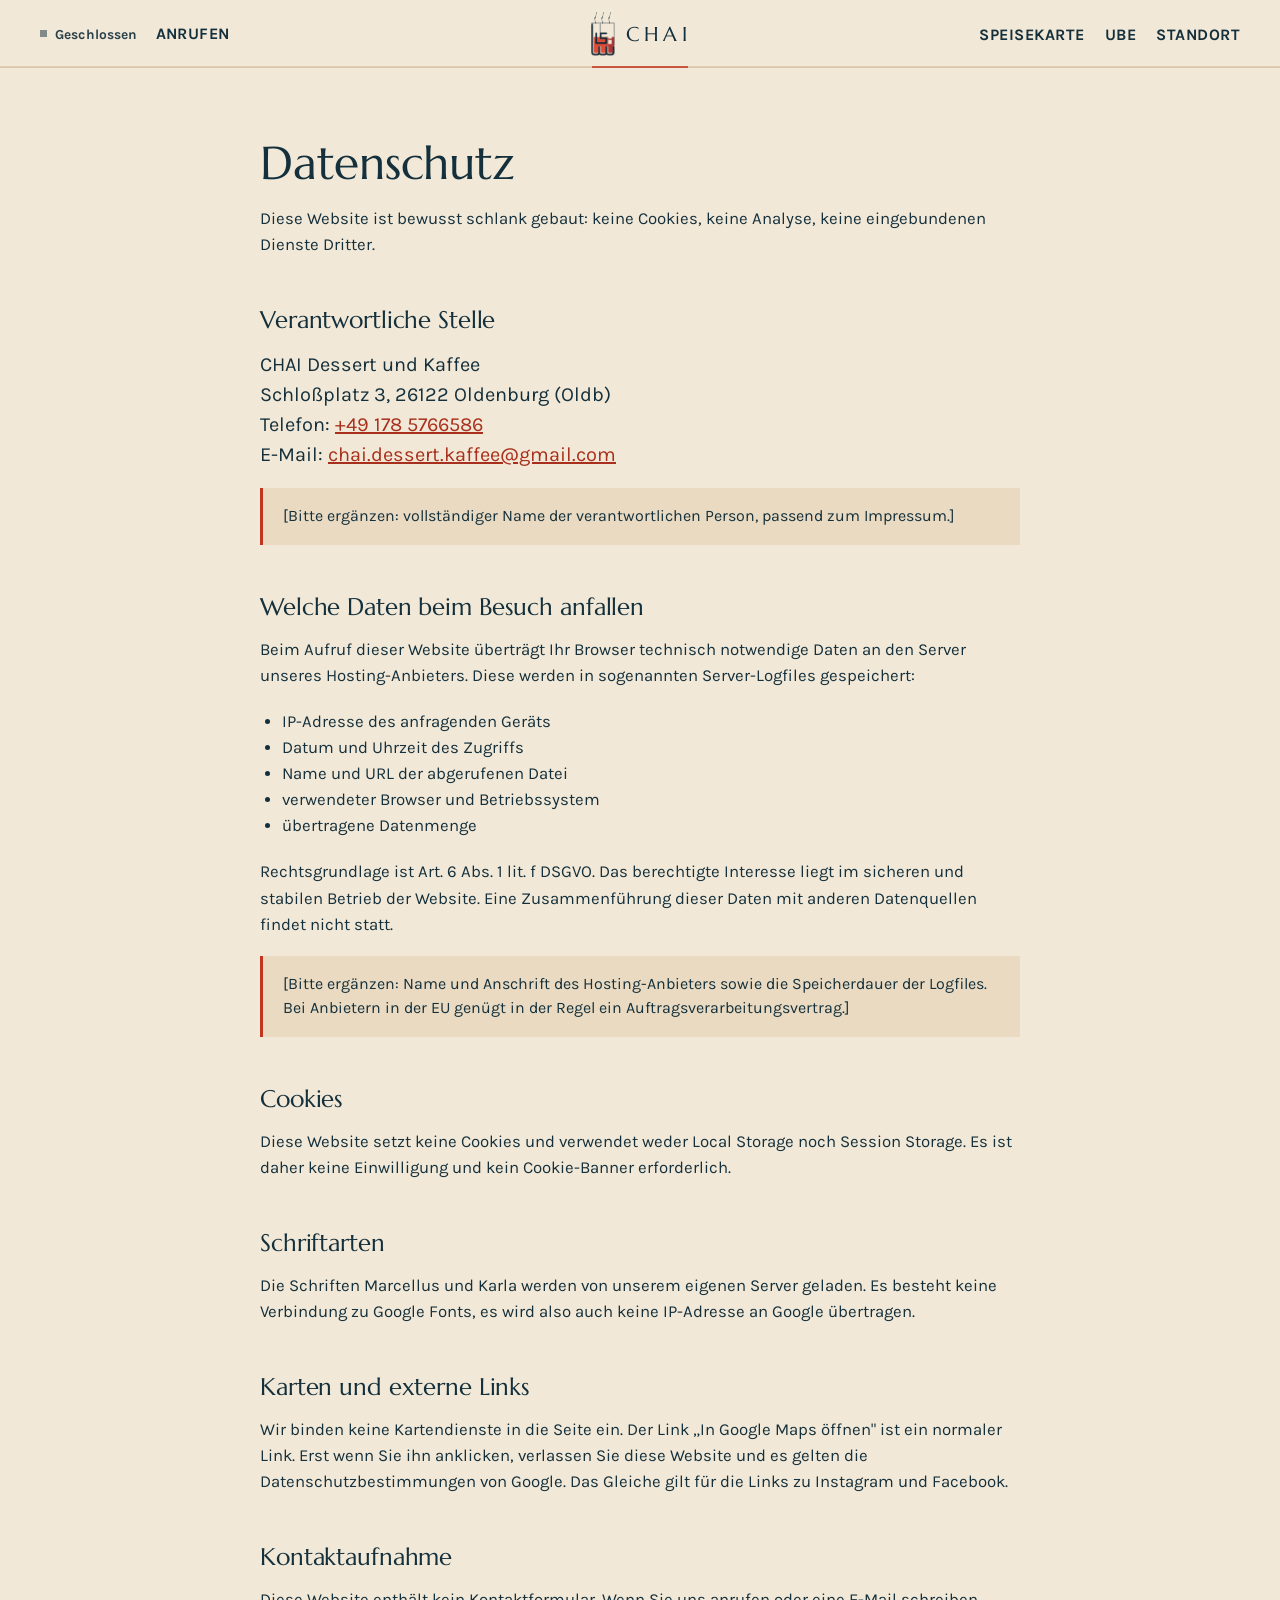
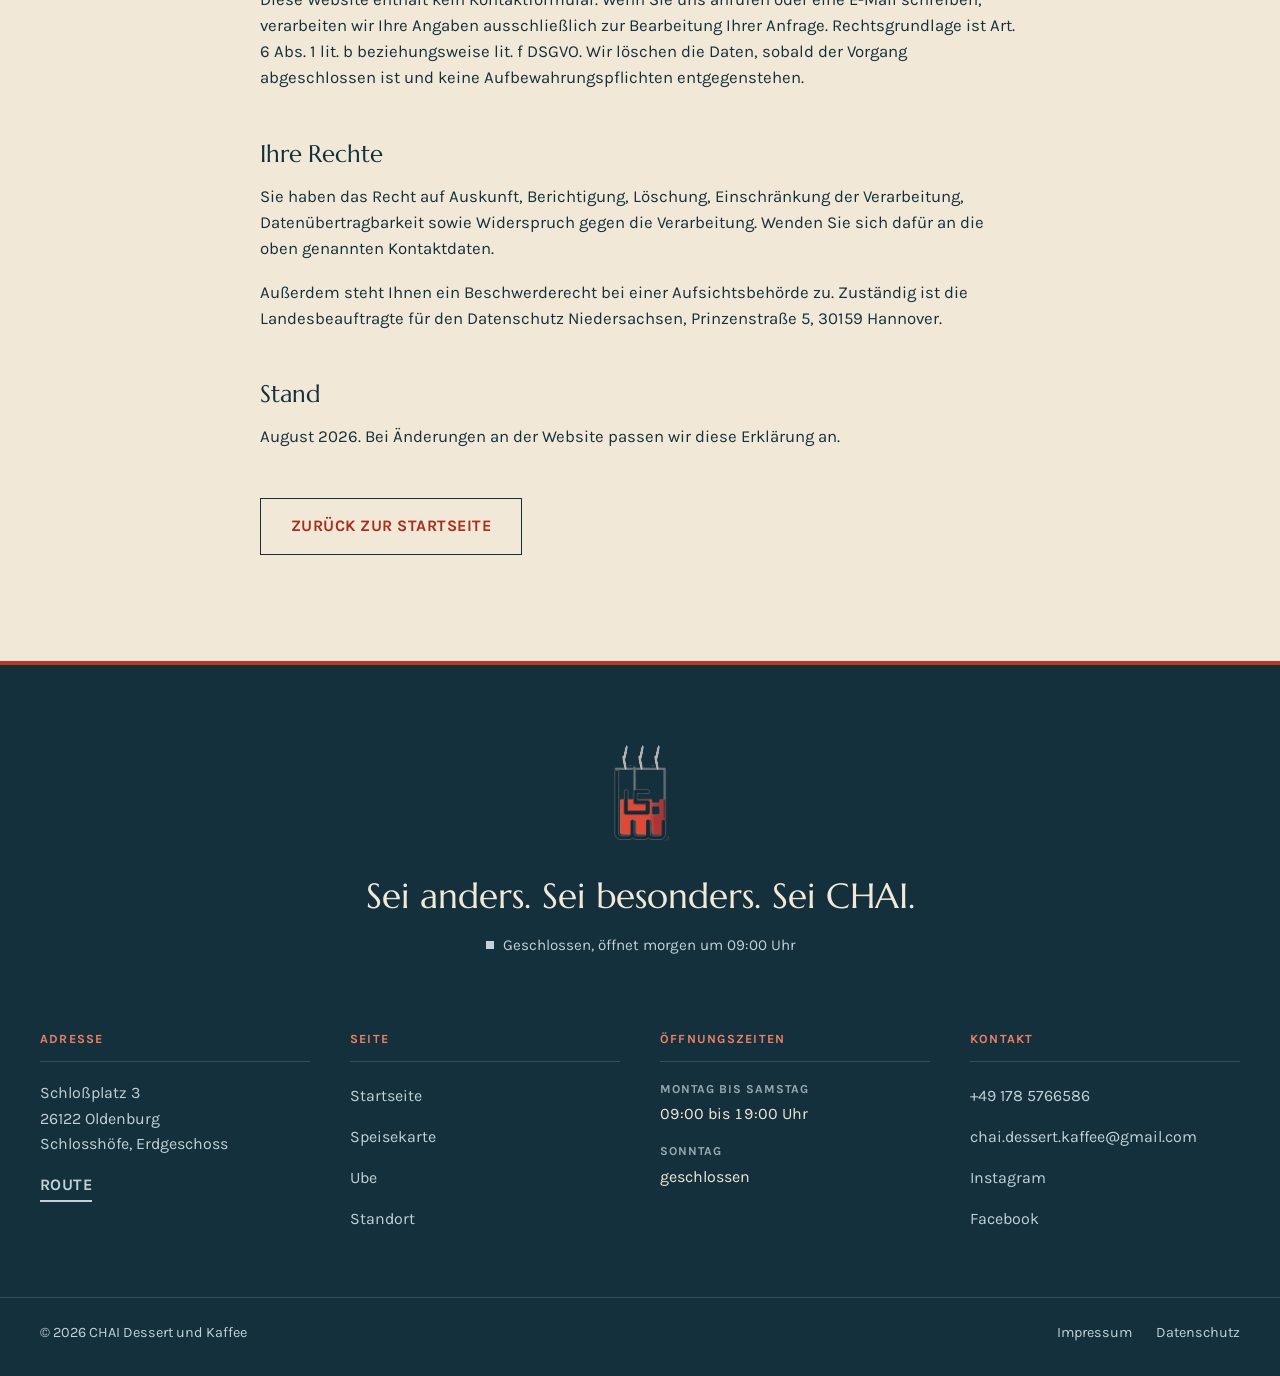
<file: datenschutz.html>
<!DOCTYPE html>
<html lang="de">
<head>
<meta charset="utf-8">
<meta name="viewport" content="width=device-width, initial-scale=1">
<title>Datenschutz - CHAI Dessert und Kaffee</title>
<meta name="description" content="Datenschutzerklärung von CHAI Dessert und Kaffee, Oldenburg. Diese Website setzt keine Cookies und bindet keine Dienste Dritter ein.">
<meta name="robots" content="noindex">
<meta name="color-scheme" content="light">
<meta name="theme-color" content="#F2E8D7">
<link rel="icon" href="assets/img/favicon-32.png" sizes="32x32">
<link rel="apple-touch-icon" href="assets/img/apple-touch-icon.png">
<link rel="stylesheet" href="assets/fonts/fonts.css">
<link rel="stylesheet" href="styles.css?v=20260915-1">
</head>
<body>

<a class="skip" href="#inhalt">Zum Inhalt springen</a>

<header class="site-header">
  <nav class="nav" aria-label="Hauptnavigation">
    <div class="nav-contact">
      <span class="nav-status" data-status hidden><span class="dot" aria-hidden="true"></span><span data-status-short></span></span>
      <a href="tel:+491785766586">Anrufen</a>
    </div>
    <a class="brand" href="index.html" aria-label="CHAI Dessert und Kaffee, Startseite">
      <span class="logo-symbol" aria-hidden="true">
        <img class="logo-symbol__cup" src="assets/img/logo-mark.png" alt="" width="400" height="400">
        <span class="logo-symbol__steam"><i></i><i></i><i></i></span>
      </span>
      <b>CHAI</b>
    </a>
    <button class="nav-toggle" type="button" aria-expanded="false" aria-controls="hauptmenue">Menü</button>
    <ul class="nav-links" id="hauptmenue">
      <li><a href="speisekarte.html">Speisekarte</a></li>
      <li><a href="index.html#ube">Ube</a></li>
      <li><a href="index.html#standort">Standort</a></li>
    </ul>
  </nav>
</header>

<main class="legal" id="inhalt">
  <h1>Datenschutz</h1>
  <p class="lede">Diese Website ist bewusst schlank gebaut: keine Cookies, keine Analyse, keine eingebundenen Dienste Dritter.</p>

  <h2>Verantwortliche Stelle</h2>
  <address>
    CHAI Dessert und Kaffee<br>
    Schloßplatz 3, 26122 Oldenburg (Oldb)<br>
    Telefon: <a href="tel:+491785766586">+49 178 5766586</a><br>
    E-Mail: <a href="mailto:chai.dessert.kaffee@gmail.com">chai.dessert.kaffee@gmail.com</a>
  </address>
  <p><mark>[Bitte ergänzen: vollständiger Name der verantwortlichen Person, passend zum Impressum.]</mark></p>

  <h2>Welche Daten beim Besuch anfallen</h2>
  <p>Beim Aufruf dieser Website überträgt Ihr Browser technisch notwendige Daten an den Server unseres Hosting-Anbieters. Diese werden in sogenannten Server-Logfiles gespeichert:</p>
  <ul>
    <li>IP-Adresse des anfragenden Geräts</li>
    <li>Datum und Uhrzeit des Zugriffs</li>
    <li>Name und URL der abgerufenen Datei</li>
    <li>verwendeter Browser und Betriebssystem</li>
    <li>übertragene Datenmenge</li>
  </ul>
  <p>Rechtsgrundlage ist Art. 6 Abs. 1 lit. f DSGVO. Das berechtigte Interesse liegt im sicheren und stabilen Betrieb der Website. Eine Zusammenführung dieser Daten mit anderen Datenquellen findet nicht statt.</p>
  <p><mark>[Bitte ergänzen: Name und Anschrift des Hosting-Anbieters sowie die Speicherdauer der Logfiles. Bei Anbietern in der EU genügt in der Regel ein Auftragsverarbeitungsvertrag.]</mark></p>

  <h2>Cookies</h2>
  <p>Diese Website setzt keine Cookies und verwendet weder Local Storage noch Session Storage. Es ist daher keine Einwilligung und kein Cookie-Banner erforderlich.</p>

  <h2>Schriftarten</h2>
  <p>Die Schriften Marcellus und Karla werden von unserem eigenen Server geladen. Es besteht keine Verbindung zu Google Fonts, es wird also auch keine IP-Adresse an Google übertragen.</p>

  <h2>Karten und externe Links</h2>
  <p>Wir binden keine Kartendienste in die Seite ein. Der Link „In Google Maps öffnen" ist ein normaler Link. Erst wenn Sie ihn anklicken, verlassen Sie diese Website und es gelten die Datenschutzbestimmungen von Google. Das Gleiche gilt für die Links zu Instagram und Facebook.</p>

  <h2>Kontaktaufnahme</h2>
  <p>Diese Website enthält kein Kontaktformular. Wenn Sie uns anrufen oder eine E-Mail schreiben, verarbeiten wir Ihre Angaben ausschließlich zur Bearbeitung Ihrer Anfrage. Rechtsgrundlage ist Art. 6 Abs. 1 lit. b beziehungsweise lit. f DSGVO. Wir löschen die Daten, sobald der Vorgang abgeschlossen ist und keine Aufbewahrungspflichten entgegenstehen.</p>

  <h2>Ihre Rechte</h2>
  <p>Sie haben das Recht auf Auskunft, Berichtigung, Löschung, Einschränkung der Verarbeitung, Datenübertragbarkeit sowie Widerspruch gegen die Verarbeitung. Wenden Sie sich dafür an die oben genannten Kontaktdaten.</p>
  <p>Außerdem steht Ihnen ein Beschwerderecht bei einer Aufsichtsbehörde zu. Zuständig ist die Landesbeauftragte für den Datenschutz Niedersachsen, Prinzenstraße 5, 30159 Hannover.</p>

  <h2>Stand</h2>
  <p>August 2026. Bei Änderungen an der Website passen wir diese Erklärung an.</p>

  <p class="back-link"><a class="btn btn-line" href="index.html">Zurück zur Startseite</a></p>
</main>

<footer class="site-footer">
  <div class="foot-top">
    <div class="foot-mark reveal">
      <span class="logo-symbol logo-symbol--footer" aria-hidden="true">
        <img class="logo-symbol__cup" src="assets/img/logo-mark.png" alt="" width="400" height="400" loading="lazy" decoding="async">
        <span class="logo-symbol__steam"><i></i><i></i><i></i></span>
      </span>
    </div>
    <p class="foot-claim">Sei anders. Sei besonders. Sei CHAI.</p>
    <p class="foot-status" data-status hidden><span class="dot" aria-hidden="true"></span><span data-status-text></span></p>
  </div>

  <div class="foot-grid">
    <div>
      <h4>Adresse</h4>
      <p class="foot-address">
        Schloßplatz 3<br>
        26122 Oldenburg<br>
        Schlosshöfe, Erdgeschoss
      </p>
      <a class="link-u foot-maps" href="https://maps.google.com/?q=Chai,+Dessert+und+Kaffee,+Schlo%C3%9Fplatz+3,+26122+Oldenburg" target="_blank" rel="noopener">Route</a>
    </div>
    <div>
      <h4>Seite</h4>
      <ul>
        <li><a href="index.html">Startseite</a></li>
        <li><a href="speisekarte.html">Speisekarte</a></li>
        <li><a href="index.html#ube">Ube</a></li>
        <li><a href="index.html#standort">Standort</a></li>
      </ul>
    </div>
    <div>
      <h4>Öffnungszeiten</h4>
      <dl class="hours-list">
        <div><dt>Montag bis Samstag</dt><dd>09:00 bis 19:00 Uhr</dd></div>
        <div><dt>Sonntag</dt><dd>geschlossen</dd></div>
      </dl>
    </div>
    <div>
      <h4>Kontakt</h4>
      <ul>
        <li><a href="tel:+491785766586">+49 178 5766586</a></li>
        <li><a href="mailto:chai.dessert.kaffee@gmail.com">chai.dessert.kaffee<span class="wbr"></span>@gmail.com</a></li>
        <li><a href="https://www.instagram.com/chai.dessert.kaffee/" target="_blank" rel="noopener">Instagram</a></li>
        <li><a href="https://www.facebook.com/p/CHAI-Dessert-und-Kaffee-61582278866664/" target="_blank" rel="noopener">Facebook</a></li>
      </ul>
    </div>
  </div>

  <div class="foot-bottom">
    <span>© 2026 CHAI Dessert und Kaffee</span>
    <span class="foot-legal"><a href="impressum.html">Impressum</a><a href="datenschutz.html">Datenschutz</a></span>
  </div>
</footer>

<script src="main.js?v=20260915-1" defer></script>
</body>
</html>
</file>
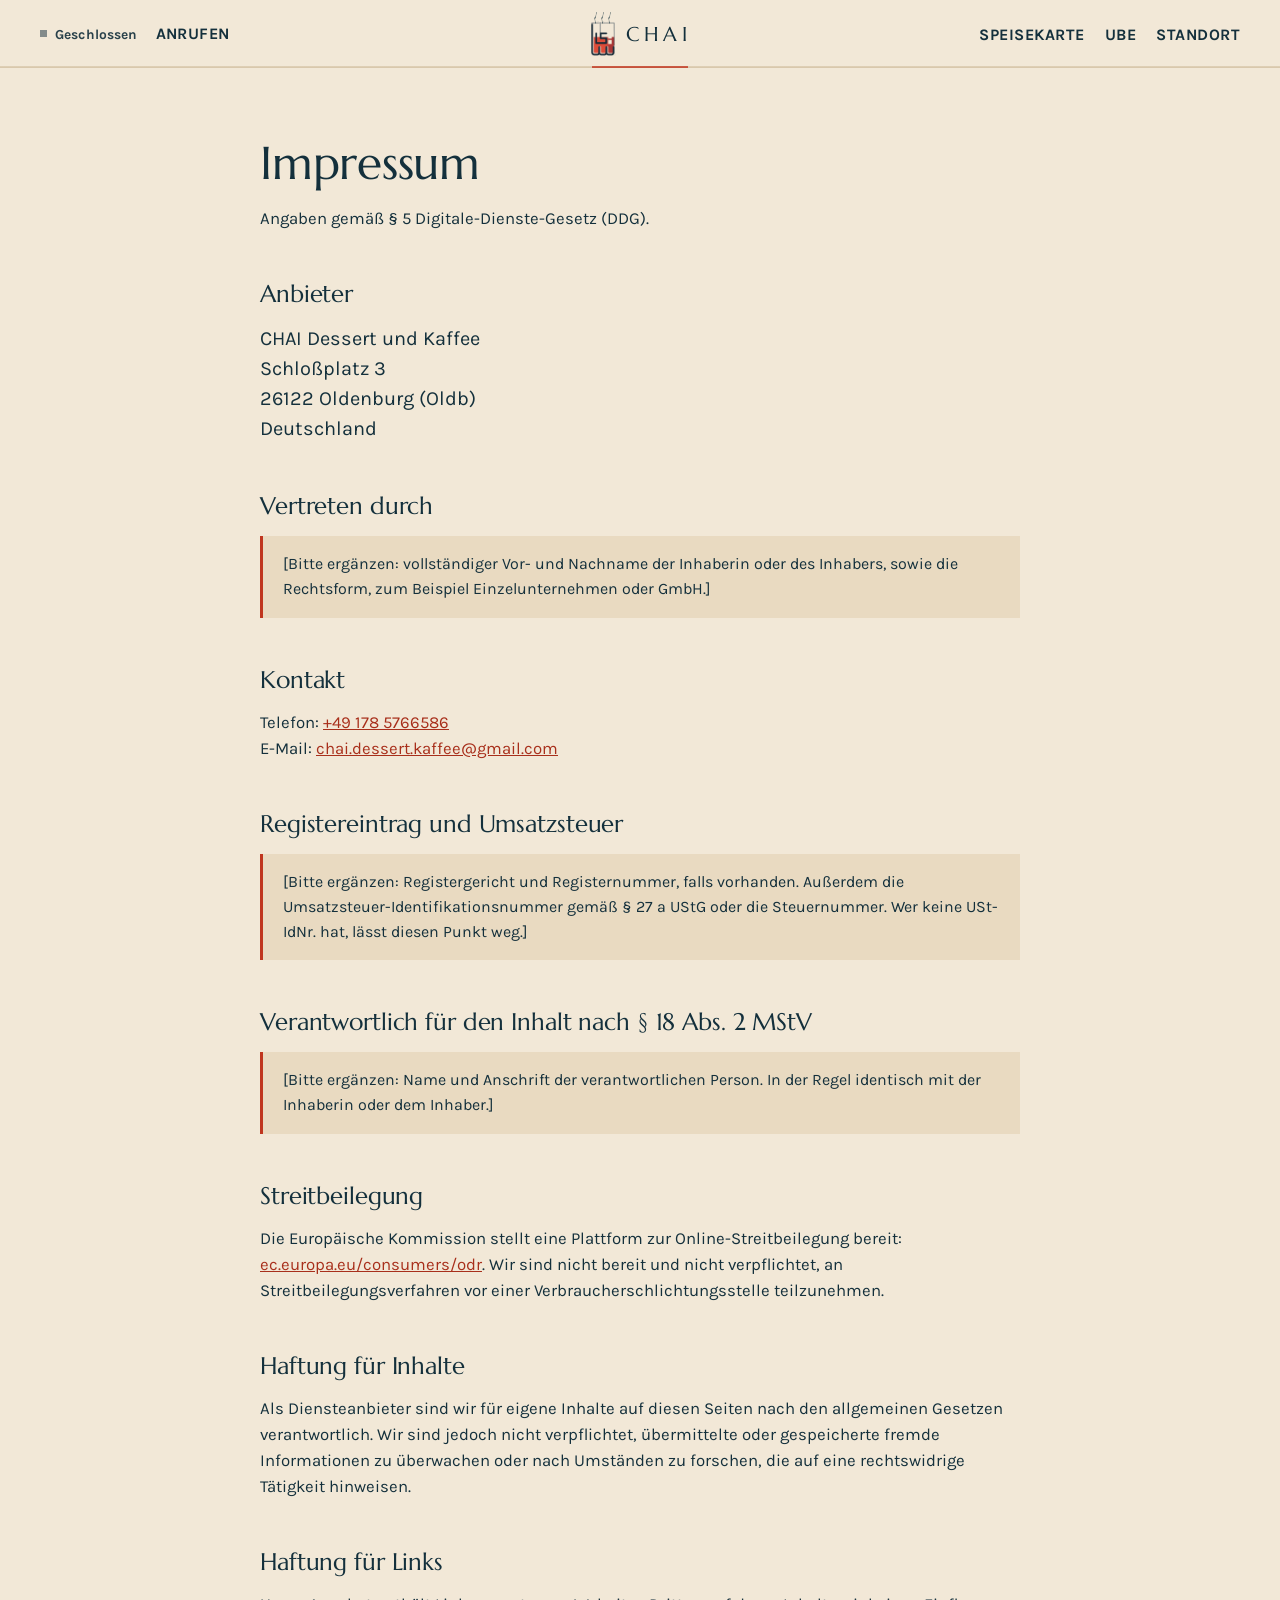
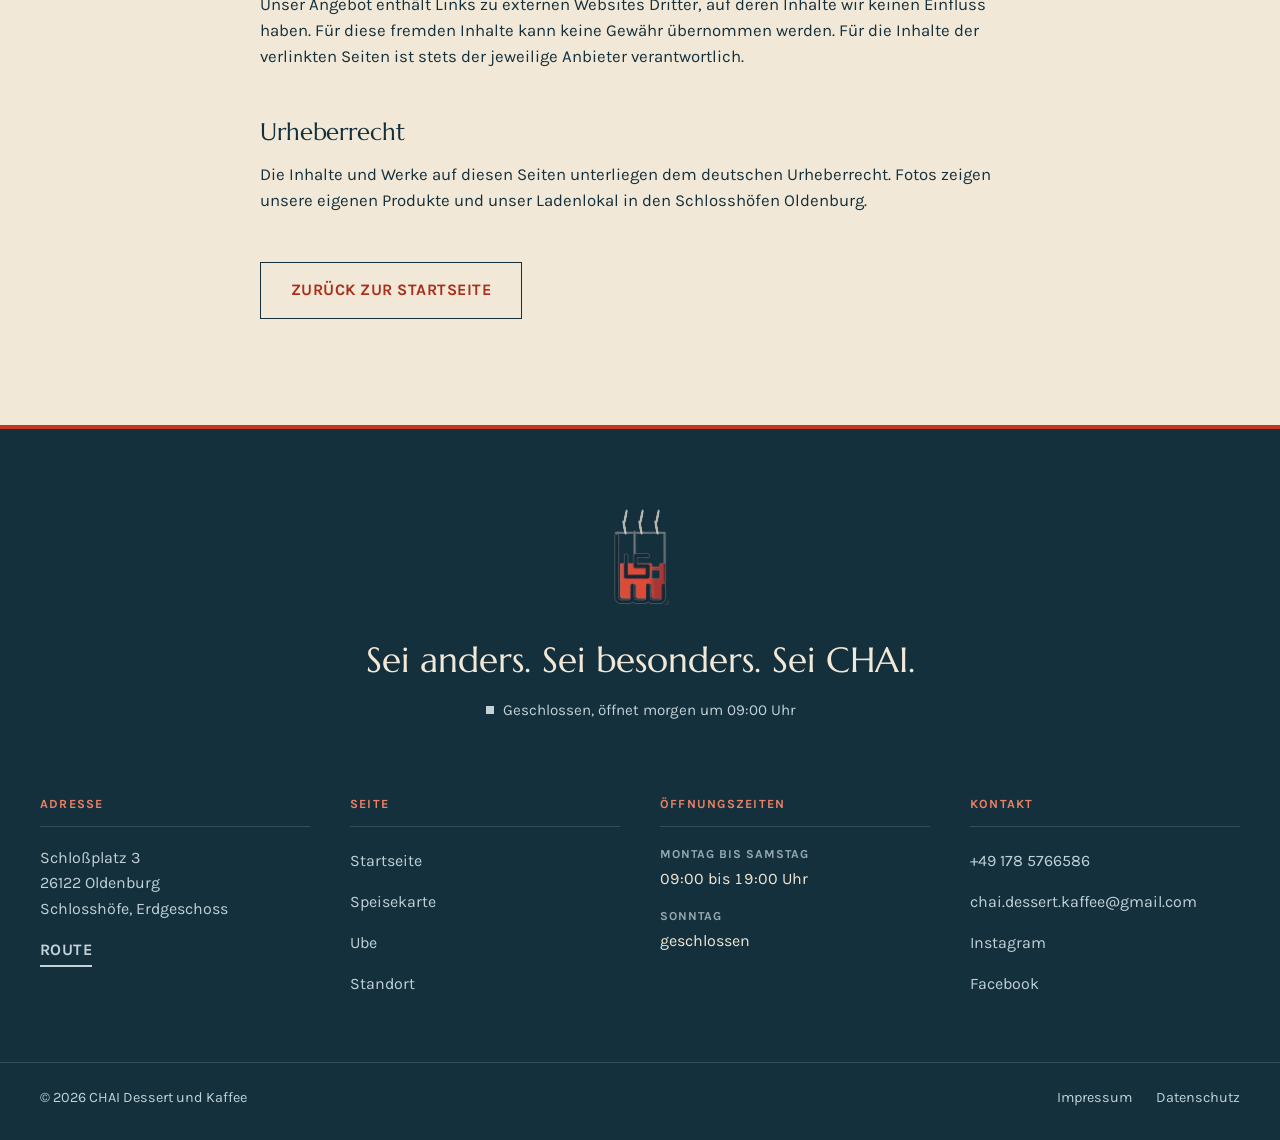
<file: impressum.html>
<!DOCTYPE html>
<html lang="de">
<head>
<meta charset="utf-8">
<meta name="viewport" content="width=device-width, initial-scale=1">
<title>Impressum - CHAI Dessert und Kaffee</title>
<meta name="description" content="Impressum und Anbieterkennzeichnung von CHAI Dessert und Kaffee, Schloßplatz 3, 26122 Oldenburg.">
<meta name="robots" content="noindex">
<meta name="color-scheme" content="light">
<meta name="theme-color" content="#F2E8D7">
<link rel="icon" href="assets/img/favicon-32.png" sizes="32x32">
<link rel="apple-touch-icon" href="assets/img/apple-touch-icon.png">
<link rel="stylesheet" href="assets/fonts/fonts.css">
<link rel="stylesheet" href="styles.css?v=20260915-1">
</head>
<body>

<a class="skip" href="#inhalt">Zum Inhalt springen</a>

<header class="site-header">
  <nav class="nav" aria-label="Hauptnavigation">
    <div class="nav-contact">
      <span class="nav-status" data-status hidden><span class="dot" aria-hidden="true"></span><span data-status-short></span></span>
      <a href="tel:+491785766586">Anrufen</a>
    </div>
    <a class="brand" href="index.html" aria-label="CHAI Dessert und Kaffee, Startseite">
      <span class="logo-symbol" aria-hidden="true">
        <img class="logo-symbol__cup" src="assets/img/logo-mark.png" alt="" width="400" height="400">
        <span class="logo-symbol__steam"><i></i><i></i><i></i></span>
      </span>
      <b>CHAI</b>
    </a>
    <button class="nav-toggle" type="button" aria-expanded="false" aria-controls="hauptmenue">Menü</button>
    <ul class="nav-links" id="hauptmenue">
      <li><a href="speisekarte.html">Speisekarte</a></li>
      <li><a href="index.html#ube">Ube</a></li>
      <li><a href="index.html#standort">Standort</a></li>
    </ul>
  </nav>
</header>

<main class="legal" id="inhalt">
  <h1>Impressum</h1>
  <p class="lede">Angaben gemäß § 5 Digitale-Dienste-Gesetz (DDG).</p>

  <h2>Anbieter</h2>
  <address>
    CHAI Dessert und Kaffee<br>
    Schloßplatz 3<br>
    26122 Oldenburg (Oldb)<br>
    Deutschland
  </address>

  <h2>Vertreten durch</h2>
  <p><mark>[Bitte ergänzen: vollständiger Vor- und Nachname der Inhaberin oder des Inhabers, sowie die Rechtsform, zum Beispiel Einzelunternehmen oder GmbH.]</mark></p>

  <h2>Kontakt</h2>
  <p>
    Telefon: <a href="tel:+491785766586">+49 178 5766586</a><br>
    E-Mail: <a href="mailto:chai.dessert.kaffee@gmail.com">chai.dessert.kaffee@gmail.com</a>
  </p>

  <h2>Registereintrag und Umsatzsteuer</h2>
  <p><mark>[Bitte ergänzen: Registergericht und Registernummer, falls vorhanden. Außerdem die Umsatzsteuer-Identifikationsnummer gemäß § 27 a UStG oder die Steuernummer. Wer keine USt-IdNr. hat, lässt diesen Punkt weg.]</mark></p>

  <h2>Verantwortlich für den Inhalt nach § 18 Abs. 2 MStV</h2>
  <p><mark>[Bitte ergänzen: Name und Anschrift der verantwortlichen Person. In der Regel identisch mit der Inhaberin oder dem Inhaber.]</mark></p>

  <h2>Streitbeilegung</h2>
  <p>Die Europäische Kommission stellt eine Plattform zur Online-Streitbeilegung bereit:
    <a href="https://ec.europa.eu/consumers/odr/" target="_blank" rel="noopener">ec.europa.eu/consumers/odr</a>.
    Wir sind nicht bereit und nicht verpflichtet, an Streitbeilegungsverfahren vor einer Verbraucherschlichtungsstelle teilzunehmen.</p>

  <h2>Haftung für Inhalte</h2>
  <p>Als Diensteanbieter sind wir für eigene Inhalte auf diesen Seiten nach den allgemeinen Gesetzen verantwortlich. Wir sind jedoch nicht verpflichtet, übermittelte oder gespeicherte fremde Informationen zu überwachen oder nach Umständen zu forschen, die auf eine rechtswidrige Tätigkeit hinweisen.</p>

  <h2>Haftung für Links</h2>
  <p>Unser Angebot enthält Links zu externen Websites Dritter, auf deren Inhalte wir keinen Einfluss haben. Für diese fremden Inhalte kann keine Gewähr übernommen werden. Für die Inhalte der verlinkten Seiten ist stets der jeweilige Anbieter verantwortlich.</p>

  <h2>Urheberrecht</h2>
  <p>Die Inhalte und Werke auf diesen Seiten unterliegen dem deutschen Urheberrecht. Fotos zeigen unsere eigenen Produkte und unser Ladenlokal in den Schlosshöfen Oldenburg.</p>

  <p class="back-link"><a class="btn btn-line" href="index.html">Zurück zur Startseite</a></p>
</main>

<footer class="site-footer">
  <div class="foot-top">
    <div class="foot-mark reveal">
      <span class="logo-symbol logo-symbol--footer" aria-hidden="true">
        <img class="logo-symbol__cup" src="assets/img/logo-mark.png" alt="" width="400" height="400" loading="lazy" decoding="async">
        <span class="logo-symbol__steam"><i></i><i></i><i></i></span>
      </span>
    </div>
    <p class="foot-claim">Sei anders. Sei besonders. Sei CHAI.</p>
    <p class="foot-status" data-status hidden><span class="dot" aria-hidden="true"></span><span data-status-text></span></p>
  </div>

  <div class="foot-grid">
    <div>
      <h4>Adresse</h4>
      <p class="foot-address">
        Schloßplatz 3<br>
        26122 Oldenburg<br>
        Schlosshöfe, Erdgeschoss
      </p>
      <a class="link-u foot-maps" href="https://maps.google.com/?q=Chai,+Dessert+und+Kaffee,+Schlo%C3%9Fplatz+3,+26122+Oldenburg" target="_blank" rel="noopener">Route</a>
    </div>
    <div>
      <h4>Seite</h4>
      <ul>
        <li><a href="index.html">Startseite</a></li>
        <li><a href="speisekarte.html">Speisekarte</a></li>
        <li><a href="index.html#ube">Ube</a></li>
        <li><a href="index.html#standort">Standort</a></li>
      </ul>
    </div>
    <div>
      <h4>Öffnungszeiten</h4>
      <dl class="hours-list">
        <div><dt>Montag bis Samstag</dt><dd>09:00 bis 19:00 Uhr</dd></div>
        <div><dt>Sonntag</dt><dd>geschlossen</dd></div>
      </dl>
    </div>
    <div>
      <h4>Kontakt</h4>
      <ul>
        <li><a href="tel:+491785766586">+49 178 5766586</a></li>
        <li><a href="mailto:chai.dessert.kaffee@gmail.com">chai.dessert.kaffee<span class="wbr"></span>@gmail.com</a></li>
        <li><a href="https://www.instagram.com/chai.dessert.kaffee/" target="_blank" rel="noopener">Instagram</a></li>
        <li><a href="https://www.facebook.com/p/CHAI-Dessert-und-Kaffee-61582278866664/" target="_blank" rel="noopener">Facebook</a></li>
      </ul>
    </div>
  </div>

  <div class="foot-bottom">
    <span>© 2026 CHAI Dessert und Kaffee</span>
    <span class="foot-legal"><a href="impressum.html">Impressum</a><a href="datenschutz.html">Datenschutz</a></span>
  </div>
</footer>

<script src="main.js?v=20260915-1" defer></script>
</body>
</html>
</file>
<file: assets/fonts/fonts.css>
/* Selbst gehostete Schriften. Kein Aufruf an Google, keine Uebertragung der IP an Dritte.
   Marcellus und Karla, SIL Open Font License 1.1 */

/* latin-ext */
@font-face {
  font-family: 'Karla';
  font-style: normal;
  font-weight: 400;
  font-display: swap;
  src: url(karla-400-latin-ext.woff2) format('woff2');
  unicode-range: U+0100-02BA, U+02BD-02C5, U+02C7-02CC, U+02CE-02D7, U+02DD-02FF, U+0304, U+0308, U+0329, U+1D00-1DBF, U+1E00-1E9F, U+1EF2-1EFF, U+2020, U+20A0-20AB, U+20AD-20C0, U+2113, U+2C60-2C7F, U+A720-A7FF;
}

/* latin */
@font-face {
  font-family: 'Karla';
  font-style: normal;
  font-weight: 400;
  font-display: swap;
  src: url(karla-400-latin.woff2) format('woff2');
  unicode-range: U+0000-00FF, U+0131, U+0152-0153, U+02BB-02BC, U+02C6, U+02DA, U+02DC, U+0304, U+0308, U+0329, U+2000-206F, U+20AC, U+2122, U+2191, U+2193, U+2212, U+2215, U+FEFF, U+FFFD;
}

/* latin-ext */
@font-face {
  font-family: 'Karla';
  font-style: normal;
  font-weight: 700;
  font-display: swap;
  src: url(karla-700-latin-ext.woff2) format('woff2');
  unicode-range: U+0100-02BA, U+02BD-02C5, U+02C7-02CC, U+02CE-02D7, U+02DD-02FF, U+0304, U+0308, U+0329, U+1D00-1DBF, U+1E00-1E9F, U+1EF2-1EFF, U+2020, U+20A0-20AB, U+20AD-20C0, U+2113, U+2C60-2C7F, U+A720-A7FF;
}

/* latin */
@font-face {
  font-family: 'Karla';
  font-style: normal;
  font-weight: 700;
  font-display: swap;
  src: url(karla-700-latin.woff2) format('woff2');
  unicode-range: U+0000-00FF, U+0131, U+0152-0153, U+02BB-02BC, U+02C6, U+02DA, U+02DC, U+0304, U+0308, U+0329, U+2000-206F, U+20AC, U+2122, U+2191, U+2193, U+2212, U+2215, U+FEFF, U+FFFD;
}

/* latin-ext */
@font-face {
  font-family: 'Marcellus';
  font-style: normal;
  font-weight: 400;
  font-display: swap;
  src: url(marcellus-400-latin-ext.woff2) format('woff2');
  unicode-range: U+0100-02BA, U+02BD-02C5, U+02C7-02CC, U+02CE-02D7, U+02DD-02FF, U+0304, U+0308, U+0329, U+1D00-1DBF, U+1E00-1E9F, U+1EF2-1EFF, U+2020, U+20A0-20AB, U+20AD-20C0, U+2113, U+2C60-2C7F, U+A720-A7FF;
}

/* latin */
@font-face {
  font-family: 'Marcellus';
  font-style: normal;
  font-weight: 400;
  font-display: swap;
  src: url(marcellus-400-latin.woff2) format('woff2');
  unicode-range: U+0000-00FF, U+0131, U+0152-0153, U+02BB-02BC, U+02C6, U+02DA, U+02DC, U+0304, U+0308, U+0329, U+2000-206F, U+20AC, U+2122, U+2191, U+2193, U+2212, U+2215, U+FEFF, U+FFFD;
}
</file>
<file: styles.css>
/* ============================================================
   CHAI Dessert und Kaffee - Oldenburg

   Feste, transparente Navigation ueber einem Vollbild, danach ein
   kurzer Wechsel aus ruhigen Flaechen und einem vollflaechigen
   Farbblock. Die volle Karte liegt auf einer eigenen Seite.

   Abschnittsfolge der Startseite:
   1  Wechselnde Getraenke mit animierten Zutaten, ganzer Bildschirm
   2  leere Flaeche, ein Foto daneben
   3  unscharfes Foto aus dem Cafe, Text darauf
   4  leere Flaeche, zwei Fotos
   5  Bildergalerie, Text und drei Fotos als Mosaik
   6  Stimmen der Gaeste als laufende Linie
   7  Fusszeile in Navy

   Farben ausschliesslich aus dem Logo: Creme vom Aufkleber,
   Navy vom Teeglas, Chai-Rot vom Tee.
   Kanten durchgehend hart, ohne Rundung.
   ============================================================ */

:root{
  color-scheme: light;

  --bg:        #F2E8D7;
  --bg-warm:   #E9DAC1;
  --surface:   #FCF8EE;
  --line:      #D9C8AC;
  --line-soft: #E6D8C0;

  --ink:       #14303C;
  --ink-2:     #40606D;

  --accent:     #C0361F;
  --accent-ink: #A82F1B;
  --on-accent:  #FFF6EC;

  --navy:           #14303C;
  --on-navy:        #F2E8D7;
  --on-navy-2:      #C2D2D8;
  --accent-on-navy: #EE8064;

  --pad-x: clamp(20px, 4vw, 40px);
  --wrap: 1360px;
  --head-h: 68px;
}

*,*::before,*::after{ box-sizing:border-box }

html{ scroll-behavior:smooth }
@media (prefers-reduced-motion: reduce){ html{ scroll-behavior:auto } }

body{
  margin:0;
  background:var(--bg);
  color:var(--ink);
  font-family:"Karla","Segoe UI",system-ui,sans-serif;
  font-size:20px;
  line-height:1.5;
  -webkit-font-smoothing:antialiased;
  overflow-x:hidden;
}

img{ max-width:100%; height:auto; display:block }
a{ color:inherit }

/* ---------- Typografie ---------- */
h1,h2,h3,h4{ font-family:"Marcellus",Georgia,serif; font-weight:400; margin:0; letter-spacing:-.005em }
.h-hero{ font-size:clamp(2.6rem, 5.6vw, 3.75rem); line-height:.95 }
.h-block{ font-size:clamp(2.1rem, 4.4vw, 3.45rem); line-height:.95 }
.h-card{ font-size:clamp(1.4rem, 2vw, 1.6rem); line-height:1.05 }

.label{
  font-size:.8rem; font-weight:700; letter-spacing:.06em; text-transform:uppercase;
  color:var(--ink-2); margin:0 0 18px;
}
p{ margin:0 0 18px }

.skip{
  position:absolute; left:-9999px; top:0; z-index:100;
  background:var(--accent); color:var(--on-accent); padding:12px 20px;
}
.skip:focus{ left:0 }

.visually-hidden{
  position:absolute !important; width:1px !important; height:1px !important;
  padding:0 !important; margin:-1px !important; overflow:hidden !important;
  clip:rect(0,0,0,0) !important; white-space:nowrap !important; border:0 !important;
}

:where(a,button,input,summary):focus-visible{ outline:2px solid var(--accent-ink); outline-offset:3px }

/* ---------- Aktionen ---------- */
.btn{
  display:inline-flex; align-items:center; justify-content:center; white-space:nowrap;
  font-family:inherit; font-size:1rem; font-weight:700; letter-spacing:.03em; text-transform:uppercase;
  padding:15px 30px; border:1px solid transparent; text-decoration:none; cursor:pointer;
  transition:background-color .18s, border-color .18s, color .18s, transform .18s;
}
.btn:active{ transform:translateY(1px) }
.btn-solid{ background:var(--accent); color:var(--on-accent) }
.btn-solid:hover{ background:var(--accent-ink) }
.btn-line{ background:transparent; color:var(--ink); border-color:var(--ink) }
.btn-line:hover{ background:var(--ink); color:var(--bg) }
.on-dark .btn-line{ color:#FFFFFF; border-color:#FFFFFF }
.on-dark .btn-line:hover{ background:#FFFFFF; color:var(--navy) }
.on-red .btn-line{ color:var(--on-accent); border-color:var(--on-accent) }
.on-red .btn-line:hover{ background:var(--on-accent); color:var(--accent) }

.link-u{
  display:inline-block; font-size:1rem; font-weight:700; letter-spacing:.03em;
  text-transform:uppercase; text-decoration:none; padding-bottom:3px;
  border-bottom:2px solid currentColor;
}

/* ---------- Navigation, nach dem Vorbild ---------- */
.site-header{
  position:fixed; inset:0 0 auto 0; z-index:60;
  height:var(--head-h);
  background:var(--bg); color:var(--ink);
  box-shadow:inset 0 -1px 0 var(--line);
  transition:background-color .3s, color .3s, box-shadow .3s;
}
.site-header::after{
  content:""; position:absolute; left:0; right:0; bottom:0; height:2px; z-index:0;
  background:linear-gradient(90deg,
    var(--line) 0 calc(50% - 48px),
    var(--accent) calc(50% - 48px) calc(50% + 48px),
    var(--line) calc(50% + 48px) 100%);
  opacity:.8; transition:opacity .3s;
}
.site-header.is-over-hero{ background:transparent; color:#FFFFFF; box-shadow:none }
.site-header.is-over-hero::after{ opacity:0 }

/* Betriebsstatus, aus den Oeffnungszeiten berechnet */
.nav-status{
  display:inline-flex; align-items:center; gap:8px;
  font-size:.86rem; font-weight:600; letter-spacing:.01em; opacity:.9; white-space:nowrap;
}
.nav-status .dot{ width:7px; height:7px; background:currentColor; opacity:.55; flex:none }
.nav-status.is-open .dot{ background:#5FBF7A; opacity:1 }
@media (max-width:900px){ .nav-status{ display:none } }

.nav{
  position:relative; z-index:1;
  display:grid; grid-template-columns:1fr auto 1fr; align-items:center;
  height:var(--head-h); width:100%; padding-inline:var(--pad-x);
}
.nav-links{
  grid-column:3; display:flex; align-items:center; justify-content:flex-end;
  gap:20px; list-style:none; margin:0; padding:0;
}
.nav-links a{
  text-decoration:none; font-size:1rem; font-weight:700; letter-spacing:.03em;
  text-transform:uppercase; color:inherit;
}
.nav-links a:hover{ opacity:.72 }

.brand{
  grid-column:2; display:flex; align-items:center; gap:10px;
  text-decoration:none; color:inherit; justify-self:center;
}
.brand b{ font-family:"Marcellus",Georgia,serif; font-weight:400; font-size:1.28rem; letter-spacing:.2em; line-height:1 }

.nav-contact{
  grid-column:1; display:flex; align-items:center; justify-content:flex-start; gap:18px;
}
.nav-contact a{
  text-decoration:none; font-size:1rem; font-weight:700; letter-spacing:.03em;
  text-transform:uppercase; color:inherit;
}
.nav-contact a:hover{ opacity:.72 }

.nav-toggle{
  grid-column:3; display:none; justify-self:end;
  background:none; border:0; padding:0; color:inherit; cursor:pointer;
  font:inherit; font-size:1rem; font-weight:700; letter-spacing:.03em; text-transform:uppercase;
}

@media (max-width:900px){
  .nav{ grid-template-columns:1fr auto 1fr }
  .nav-links{ display:none }
  .nav-toggle{ display:block }
  .nav-links.is-open{
    display:flex; position:fixed; left:0; right:0; top:var(--head-h); bottom:0;
    flex-direction:column; align-items:flex-start; justify-content:flex-start; gap:0;
    background:var(--bg); color:var(--ink); padding:12px 0; z-index:59;
  }
  .nav-links.is-open a{ display:block; padding:18px var(--pad-x); font-size:1.5rem }
}

/* Transparente Logomarke. Der Dampf ist vom Bild getrennt und bewegt sich leicht. */
.logo-symbol{
  --symbol-image-size:44px;
  --symbol-image-left:-6.5px;
  --symbol-width:27px;
  --symbol-height:44px;
  --steam-left:5px;
  --steam-width:17px;
  --steam-height:12px;
  --steam-stroke:1.8px;
  position:relative; display:inline-block; flex:none;
  width:var(--symbol-width); height:var(--symbol-height); line-height:0;
  color:currentColor;
}
.logo-symbol__cup{
  position:absolute; left:var(--symbol-image-left); bottom:0;
  width:var(--symbol-image-size); height:var(--symbol-image-size); max-width:none;
  clip-path:inset(22% 25% 0 15%);
}
.logo-symbol__steam{
  position:absolute; z-index:1; top:0; left:var(--steam-left);
  display:flex; align-items:stretch; justify-content:space-between;
  width:var(--steam-width); height:var(--steam-height); pointer-events:none;
}
.logo-symbol__steam i{
  --steam-drift:0px;
  position:relative; display:block; width:3px; height:100%;
  opacity:.72; transform-origin:50% 100%;
}
.logo-symbol__steam i::before,
.logo-symbol__steam i::after{
  content:""; position:absolute; left:50%;
  width:72%; height:58%; border-left:var(--steam-stroke) solid currentColor;
  border-radius:50%;
}
.logo-symbol__steam i::before{ top:0; transform:translateX(-30%) rotate(11deg) }
.logo-symbol__steam i::after{ bottom:0; transform:translateX(-70%) rotate(-11deg) }
.logo-symbol__steam i:nth-child(1){ --steam-drift:-1px }
.logo-symbol__steam i:nth-child(2){ --steam-drift:.75px }
.logo-symbol__steam i:nth-child(3){ --steam-drift:-.6px }

.logo-symbol--footer{
  --symbol-image-size:96px;
  --symbol-image-left:-14px;
  --symbol-width:58px;
  --symbol-height:96px;
  --steam-left:12px;
  --steam-width:35px;
  --steam-height:25px;
  --steam-stroke:3px;
}

/* ---------- 1 Animierter Getraenkewechsel ---------- */
.hero{
  position:relative; min-height:100dvh;
  color:#FFFFFF; overflow:hidden; isolation:isolate;
}
.hero-showcase{
  --hero-cycle:50.4s;
  background:#5A1D2C;
}
.hero-showcase::after{
  content:""; position:absolute; z-index:8; inset:0 0 auto; height:128px;
  background:
    linear-gradient(180deg,rgba(11,27,34,.68),rgba(11,27,34,.25) 55%,transparent);
  pointer-events:none;
}
.hero-stage{ position:absolute; inset:0; overflow:hidden }
.hero-stage::after{
  content:""; position:absolute; z-index:6; inset:auto 0 0; height:34%;
  background:linear-gradient(180deg,transparent,rgba(12,25,30,.16) 48%,rgba(12,25,30,.52));
  pointer-events:none;
}
.hero-palette{
  position:absolute; inset:0; opacity:0; will-change:opacity;
  animation:hero-palette-cycle var(--hero-cycle) linear var(--hero-delay) infinite both;
}
.hero-palette::before{
  content:""; position:absolute; left:50%; top:50%; width:min(46vw,650px); height:82%;
  transform:translate(-50%,-48%); border-radius:50% 50% 9% 9% / 34% 34% 9% 9%;
  background:rgba(255,245,226,.86); box-shadow:0 0 100px rgba(255,241,214,.24);
}
.hero-palette--berry{
  background:
    radial-gradient(circle at 16% 72%,rgba(243,147,148,.62),transparent 23%),
    radial-gradient(circle at 86% 28%,rgba(112,25,52,.78),transparent 30%),
    linear-gradient(118deg,#32151D 0%,#7D263F 45%,#D7797F 100%);
}
.hero-palette--berry::before{ background:linear-gradient(180deg,#FFEBD8 0%,#F7CFCC 61%,#D67A83 100%) }
.hero-palette--schoko{
  background:
    radial-gradient(circle at 12% 70%,rgba(166,92,133,.58),transparent 24%),
    radial-gradient(circle at 88% 26%,rgba(69,28,29,.84),transparent 31%),
    linear-gradient(118deg,#22141D 0%,#5D2A49 46%,#B66F76 100%);
}
.hero-palette--schoko::before{ background:linear-gradient(180deg,#F9E9D9 0%,#D9C4DC 60%,#986581 100%) }
.hero-palette--matcha{
  background:
    radial-gradient(circle at 10% 68%,rgba(177,190,74,.55),transparent 25%),
    radial-gradient(circle at 88% 25%,rgba(38,72,27,.86),transparent 31%),
    linear-gradient(118deg,#142A20 0%,#3F6632 46%,#A4B65F 100%);
}
.hero-palette--matcha::before{ background:linear-gradient(180deg,#F7EBD0 0%,#DCE0AE 60%,#97A84F 100%) }
.hero-palette--oreo{
  background:
    radial-gradient(circle at 12% 70%,rgba(184,137,96,.5),transparent 25%),
    radial-gradient(circle at 88% 24%,rgba(45,35,29,.88),transparent 31%),
    linear-gradient(118deg,#17130F 0%,#4D3427 47%,#A47655 100%);
}
.hero-palette--oreo::before{ background:linear-gradient(180deg,#F8EBDD 0%,#DEC8B0 60%,#9B704F 100%) }
.hero-palette--caramel{
  background:
    radial-gradient(circle at 12% 72%,rgba(231,163,82,.52),transparent 25%),
    radial-gradient(circle at 88% 24%,rgba(81,39,21,.86),transparent 31%),
    linear-gradient(118deg,#24150F 0%,#784326 47%,#C78A4F 100%);
}
.hero-palette--caramel::before{ background:linear-gradient(180deg,#FFF0D8 0%,#E9C79C 60%,#B96E38 100%) }
.hero-palette--lagoon{
  background:
    radial-gradient(circle at 11% 70%,rgba(32,195,218,.52),transparent 25%),
    radial-gradient(circle at 88% 23%,rgba(12,50,102,.88),transparent 31%),
    linear-gradient(118deg,#071625 0%,#07588A 47%,#29BDD1 100%);
}
.hero-palette--lagoon::before{ background:linear-gradient(180deg,#F7F0D7 0%,#CDEDEF 59%,#5DC3D0 100%) }
.hero-palette--ananas{
  background:
    radial-gradient(circle at 12% 72%,rgba(224,194,75,.52),transparent 25%),
    radial-gradient(circle at 88% 24%,rgba(38,83,39,.86),transparent 31%),
    linear-gradient(118deg,#112519 0%,#4D742F 47%,#C5AE4D 100%);
}
.hero-palette--ananas::before{ background:linear-gradient(180deg,#FFF3CE 0%,#E9E3A5 60%,#9DB15B 100%) }
.hero-palette--mango{
  background:
    radial-gradient(circle at 12% 72%,rgba(245,170,44,.56),transparent 25%),
    radial-gradient(circle at 88% 24%,rgba(126,45,17,.86),transparent 31%),
    linear-gradient(118deg,#301608 0%,#A34B19 47%,#EE9B2B 100%);
}
.hero-palette--mango::before{ background:linear-gradient(180deg,#FFF0CF 0%,#F4D184 59%,#E18B39 100%) }
.hero-palette--berry-love{
  background:
    radial-gradient(circle at 12% 72%,rgba(236,92,100,.54),transparent 25%),
    radial-gradient(circle at 88% 24%,rgba(83,16,37,.88),transparent 31%),
    linear-gradient(118deg,#280C15 0%,#801B37 47%,#D84E5C 100%);
}
.hero-palette--berry-love::before{ background:linear-gradient(180deg,#FFE8D9 0%,#F4C1C5 59%,#CF6977 100%) }

/* Die Komposition rechnet in Bechereinheiten: 100 --u entsprechen der
   gerenderten Hoehe des Produktbilds (2:3). So bleiben Zutaten auf jedem
   Bildschirm gleich dicht am Becher und kommen hinter ihm hervor. */
.hero-drink-scene{
  --cup-h:min(52.5vw,705px,74dvh);
  --u:calc(var(--cup-h) / 100);
  --spread:1; --grow:1;
  position:absolute; z-index:3; inset:var(--head-h) 0 94px;
  display:grid; place-items:center; opacity:0;
  transform:translate3d(-115vw,0,0); will-change:transform,opacity;
  animation:hero-product-sweep var(--hero-cycle) cubic-bezier(.67,.03,.27,1) var(--hero-delay) infinite both;
}
.hero-product-lockup{
  position:relative; z-index:3; display:grid; justify-items:center; gap:6px; margin:0;
}
.hero-product{
  --product-width:min(35vw,470px);
  --product-max-height:74dvh;
  position:relative; z-index:3; object-fit:contain;
  width:var(--product-width); max-height:var(--product-max-height);
  filter:drop-shadow(0 28px 32px rgba(12,24,24,.34));
  transform:translateZ(0);
}
.hero-product--matcha{ width:min(34vw,456px); max-height:71.8dvh }
.hero-drink-scene--matcha{ --cup-h:min(51vw,684px,71.8dvh) }
.hero-drink-name{
  margin:0; max-width:80vw; color:#FFFFFF;
  font-family:"Karla",sans-serif; font-size:clamp(.72rem,1.1vw,.86rem);
  line-height:1.1; font-weight:700; letter-spacing:.07em; text-transform:uppercase;
  white-space:nowrap; text-align:center; text-shadow:0 2px 12px rgba(12,24,24,.48);
}
.hero-ingredients{
  position:absolute; z-index:2; inset:0; display:grid; place-items:center;
  transform:translateY(-11px);
}
.hero-ingredient{
  --x:calc(var(--ix) * var(--u) * var(--spread));
  --y:calc(var(--iy) * var(--u));
  position:absolute; width:calc(var(--is) * var(--u) * var(--grow)); opacity:0;
  filter:drop-shadow(0 13px 12px rgba(17,31,27,.24));
  will-change:transform,translate,opacity;
  animation:
    hero-ingredient-burst var(--hero-cycle) cubic-bezier(.24,.78,.32,1)
      calc(var(--hero-delay) + var(--lag)) infinite both,
    hero-ingredient-drift var(--drift-time,4.8s) ease-in-out
      var(--drift-delay,0s) infinite alternate;
}
.hero-ingredient:nth-child(1){ --drift-x:3px; --drift-y:-5px; --drift-time:4.8s; --drift-delay:-.7s }
.hero-ingredient:nth-child(2){ --drift-x:-4px; --drift-y:-3px; --drift-time:5.4s; --drift-delay:-2.1s }
.hero-ingredient:nth-child(3){ --drift-x:2px; --drift-y:4px; --drift-time:4.2s; --drift-delay:-1.4s }
.hero-ingredient:nth-child(4){ --drift-x:-3px; --drift-y:5px; --drift-time:5.8s; --drift-delay:-.4s }
.hero-ingredient:nth-child(5){ --drift-x:4px; --drift-y:2px; --drift-time:4.6s; --drift-delay:-2.7s }
.hero-ingredient:nth-child(6){ --drift-x:-2px; --drift-y:-4px; --drift-time:5.1s; --drift-delay:-1.8s }
.hero-ingredient:nth-child(7){ --drift-x:5px; --drift-y:-2px; --drift-time:5.6s; --drift-delay:-3.3s }
.hero-ingredient:nth-child(8){ --drift-x:-4px; --drift-y:3px; --drift-time:4.4s; --drift-delay:-1.1s }
.hero-ingredients--berry .hero-ingredient{
  filter:saturate(1.14) contrast(1.03) drop-shadow(0 13px 12px rgba(57,10,20,.28));
}
.hero-ingredients--matcha .hero-ingredient{
  filter:saturate(1.08) contrast(1.02) drop-shadow(0 13px 12px rgba(17,31,27,.24));
}
.hero-ingredients--schoko .hero-ingredient{
  filter:saturate(1.08) contrast(1.03) drop-shadow(0 13px 13px rgba(42,17,30,.28));
}
.hero-ingredients--oreo .hero-ingredient{
  filter:saturate(1.04) contrast(1.03) drop-shadow(0 13px 13px rgba(31,22,16,.28));
}
.hero-ingredients--caramel .hero-ingredient{
  filter:saturate(1.06) contrast(1.03) drop-shadow(0 13px 13px rgba(67,34,15,.28));
}
.hero-ingredients--lagoon .hero-ingredient{
  filter:saturate(1.1) contrast(1.03) drop-shadow(0 13px 13px rgba(7,46,72,.28));
}
.hero-ingredients--ananas .hero-ingredient{
  filter:saturate(1.08) contrast(1.03) drop-shadow(0 13px 13px rgba(35,61,24,.26));
}
.hero-ingredients--mango .hero-ingredient{
  filter:saturate(1.08) contrast(1.03) drop-shadow(0 13px 13px rgba(91,43,12,.27));
}
.hero-ingredients--berry-love .hero-ingredient{
  filter:saturate(1.12) contrast(1.03) drop-shadow(0 13px 13px rgba(69,9,23,.3));
}
.hero-ingredient--matcha-cluster,
.hero-ingredient--matcha-powder,
.hero-ingredient--matcha-burst{ mix-blend-mode:multiply }
.hero-ingredient{ --s:1 }

/* Feine Tropfen und Kruemel: eine gemeinsame Ebene, die aus der Bechermitte
   aufgeht. Eine Animation pro Szene statt einer pro Tropfen. */
.hero-sparks{
  position:absolute; inset:0; opacity:0; pointer-events:none;
  will-change:transform,opacity;
  animation:
    hero-sparks-burst var(--hero-cycle) cubic-bezier(.24,.78,.32,1)
      calc(var(--hero-delay) + .15s) infinite both,
    hero-ingredient-drift 6.2s ease-in-out -1.3s infinite alternate;
  --drift-x:-2px; --drift-y:-4px;
}
/* auch fuer die Tropfen der Getraenkebuehnen auf der Speisekarte */
:is(.hero-sparks,.dish-drops) i{
  --d:calc(var(--is) * var(--u) * var(--grow));
  position:absolute; left:50%; top:50%; width:var(--d); height:var(--d);
  margin:calc(var(--d) / -2) 0 0 calc(var(--d) / -2);
  border-radius:50%;
  transform:translate(calc(var(--ix) * var(--u) * var(--spread)),calc(var(--iy) * var(--u)));
  background:
    radial-gradient(circle at 33% 29%,rgba(255,255,255,.95) 0 10%,rgba(255,255,255,0) 26%),
    radial-gradient(circle at 64% 74%,rgba(255,255,255,.4) 0 7%,rgba(255,255,255,0) 19%),
    radial-gradient(circle at 42% 38%,var(--c1) 0%,var(--c2) 55%,var(--c3) 100%);
  box-shadow:0 calc(var(--d) * .22) calc(var(--d) * .36) var(--shade,rgba(20,10,5,.2));
}
/* Kruemel und Pulver: matt, unregelmaessig, ohne Glanzpunkt */
.hero-sparks--speck i{
  border-radius:42% 58% 51% 49% / 55% 43% 57% 45%;
  background:radial-gradient(circle at 40% 36%,var(--c1) 0%,var(--c2) 48%,var(--c3) 100%);
  box-shadow:none;
}
.hero-sparks--speck i:nth-child(3n){ border-radius:60% 40% 38% 62% / 45% 58% 42% 55%; rotate:35deg }
.hero-sparks--speck i:nth-child(4n+1){ border-radius:35% 65% 60% 40% / 62% 38% 60% 40%; rotate:-50deg }
.hero-sparks--powder i{
  border-radius:50%;
  background:radial-gradient(circle,var(--c2) 0 28%,rgba(0,0,0,0) 70%);
  box-shadow:none;
}
.hero-sparks--berry{ --c1:#FF9AA0; --c2:#D8233F; --c3:#7A0B20; --shade:rgba(80,8,20,.24) }
.hero-sparks--schoko{ --c1:#A87761; --c2:#4E2619; --c3:#1C0B06; --shade:rgba(30,10,5,.26) }
.hero-sparks--matcha{ --c1:#C9DB82; --c2:#94B044; --c3:#5E7A22 }
.hero-sparks--oreo{ --c1:#5C4B45; --c2:#2E221E; --c3:#15100E }
.hero-sparks--caramel{ --c1:#FFD48E; --c2:#E38C2B; --c3:#8C4311; --shade:rgba(90,40,10,.24) }
.hero-sparks--lagoon{ --c1:#C4F2FF; --c2:#38B4EE; --c3:#0B55A8; --shade:rgba(5,40,80,.22) }
.hero-sparks--ananas{
  --c1:rgba(255,255,255,.28); --c2:rgba(236,245,210,.34); --c3:rgba(120,140,60,.62);
  --shade:rgba(30,50,20,.12);
}
.hero-sparks--mango{ --c1:#FFD884; --c2:#F59B1F; --c3:#A5520A; --shade:rgba(100,45,5,.24) }
.hero-sparks--berry-love{ --c1:#FF8C9A; --c2:#C8183C; --c3:#650818; --shade:rgba(80,8,20,.24) }

.hero-controls{
  position:absolute; z-index:12; left:50%; right:var(--pad-x); bottom:clamp(26px,4.4vh,48px);
  display:grid; grid-template-columns:1fr auto 1fr; align-items:center;
  transform:translateX(-50%); width:calc(100% - (2 * var(--pad-x)));
}
.hero-cta{
  grid-column:2; min-width:min(290px,72vw); padding-inline:34px;
  box-shadow:0 13px 30px rgba(20,31,33,.25);
}
.hero-motion-toggle{
  grid-column:3; justify-self:end; position:relative; width:46px; height:46px;
  border:1px solid rgba(255,255,255,.72); background:rgba(13,31,37,.28); color:#FFFFFF;
  backdrop-filter:blur(8px); cursor:pointer; transition:background-color .18s,border-color .18s;
}
.hero-motion-toggle:hover{ background:rgba(13,31,37,.62); border-color:#FFFFFF }
.hero-motion-toggle span::before,
.hero-motion-toggle span::after{
  content:""; position:absolute; top:14px; width:3px; height:16px; background:currentColor;
}
.hero-motion-toggle span::before{ left:17px }
.hero-motion-toggle span::after{ right:17px }
.hero-motion-toggle[aria-pressed="true"] span::before{
  top:13px; left:17px; width:0; height:0; background:transparent;
  border-top:9px solid transparent; border-bottom:9px solid transparent;
  border-left:14px solid currentColor;
}
.hero-motion-toggle[aria-pressed="true"] span::after{ display:none }
/* Pfeile zum selbst Wechseln, halbtransparent auf Hoehe des Getraenks.
   Wischen funktioniert auf der ganzen Flaeche, senkrechtes Scrollen bleibt frei. */
.hero-showcase{ touch-action:pan-y pinch-zoom }
.hero-stage{ -webkit-user-select:none; user-select:none }
.hero-stage img{ -webkit-user-drag:none }
.hero-arrow{
  position:absolute; z-index:12; top:calc(50% + (var(--head-h) - 94px) / 2);
  display:grid; place-items:center; width:48px; height:48px; padding:0;
  border:0; background:none; color:#FFFFFF;
  filter:drop-shadow(0 1px 6px rgba(12,24,24,.45));
  opacity:.6; cursor:pointer; transform:translateY(-50%);
  transition:opacity .18s;
}
.hero-arrow[hidden]{ display:none }
.hero-arrow--prev{ left:var(--pad-x) }
.hero-arrow--next{ right:var(--pad-x) }
.hero-arrow:hover,
.hero-arrow:focus-visible{ opacity:1 }
.hero-arrow:focus-visible{ outline-color:#FFFFFF }
.hero-arrow span{
  width:14px; height:14px; border-top:2px solid currentColor; border-left:2px solid currentColor;
  transition:translate .18s;
}
.hero-arrow--prev span{ transform:translateX(3px) rotate(-45deg) }
.hero-arrow--next span{ transform:translateX(-3px) rotate(135deg) }
.hero-arrow--prev:hover span{ translate:-3px 0 }
.hero-arrow--next:hover span{ translate:3px 0 }
/* Auf dem Handy kleiner und naeher am Rand, Wischen bleibt der Hauptweg. */
@media (max-width:820px){
  .hero-arrow{ top:calc(50% + (var(--head-h) - 102px) / 2); width:36px; height:36px; opacity:.55 }
  .hero-arrow--prev{ left:4px }
  .hero-arrow--next{ right:4px }
  .hero-arrow span{ width:10px; height:10px }
}

.hero-showcase.is-paused :is(.hero-palette,.hero-drink-scene,.hero-ingredient,.hero-sparks),
.hero-showcase.is-out-of-view :is(.hero-palette,.hero-drink-scene,.hero-ingredient,.hero-sparks){ animation-play-state:paused }

@keyframes hero-palette-cycle{
  0%{ opacity:0 }
  1.333333%,11.111111%{ opacity:1 }
  12.444444%,100%{ opacity:0 }
}
@keyframes hero-product-sweep{
  0%{ opacity:0; transform:translate3d(-115vw,0,0) }
  .444444%{ opacity:1 }
  2.444444%,9.333333%{ opacity:1; transform:translate3d(0,0,0) }
  11.555556%{ opacity:1; transform:translate3d(115vw,0,0) }
  12.222222%{ opacity:0; transform:translate3d(125vw,0,0) }
  12.226667%,100%{ opacity:0; transform:translate3d(-115vw,0,0) }
}
@keyframes hero-ingredient-burst{
  0%,1.333333%{ opacity:0; transform:translate3d(0,0,0) scale(.2) rotate(0deg) }
  4%,9.111111%{ opacity:1; transform:translate3d(var(--x),var(--y),0) scale(var(--s)) rotate(var(--r)) }
  11.111111%{ opacity:0; transform:translate3d(var(--x),var(--y),0) scale(var(--s)) rotate(calc(var(--r) + var(--turn,14deg))) }
  11.115556%,100%{ opacity:0; transform:translate3d(0,0,0) scale(.2) rotate(0deg) }
}
@keyframes hero-sparks-burst{
  0%,1.333333%{ opacity:0; transform:scale(.25) }
  4%,9.111111%{ opacity:1; transform:scale(1) }
  11.111111%{ opacity:0; transform:scale(1.05) }
  11.115556%,100%{ opacity:0; transform:scale(.25) }
}
@keyframes hero-ingredient-drift{
  from{ translate:0 0 }
  to{ translate:var(--drift-x) var(--drift-y) }
}

@media (max-width:820px){
  .hero-showcase::after{ height:116px }
  .hero-palette::before{
    width:min(78vw,420px); height:77%; top:49%;
    border-radius:48% 48% 8% 8% / 28% 28% 7% 7%;
  }
  .hero-drink-scene{ inset:var(--head-h) 0 102px }
  .hero-product{
    --product-width:min(74vw,365px);
    --product-max-height:66dvh;
  }
  .hero-product--matcha{ width:min(71.8vw,354px); max-height:64dvh }
  .hero-drink-scene{ --cup-h:min(111vw,547.5px,66dvh); --spread:.9; --grow:.9 }
  .hero-drink-scene--matcha{ --cup-h:min(107.7vw,531px,64dvh) }
  .hero-drink-name{ font-size:.76rem; letter-spacing:.065em }
  .hero-controls{ right:18px; width:calc(100% - 36px) }
  .hero-cta{ min-width:min(254px,65vw); padding-inline:18px; font-size:.9rem }
  .hero-motion-toggle{ width:42px; height:42px }
  .hero-motion-toggle span::before,.hero-motion-toggle span::after{ top:12px }
  .hero-motion-toggle[aria-pressed="true"] span::before{ top:11px }
}
@media (max-width:360px){
  .hero-cta{ min-width:62vw; font-size:.82rem; padding-inline:12px }
  .hero-motion-toggle{ width:38px; height:38px }
  .hero-motion-toggle span::before,.hero-motion-toggle span::after{ top:10px }
  .hero-motion-toggle span::before{ left:14px }
  .hero-motion-toggle span::after{ right:14px }
  .hero-motion-toggle[aria-pressed="true"] span::before{ top:9px; left:14px }
}

/* ---------- 2 und 4: bewusst ruhige, einfarbige Flaechen ---------- */
.plain{ padding-block:clamp(72px,11vw,132px) }
.plain--converge{ overflow:hidden }
.plain-grid{
  display:grid; grid-template-columns:minmax(0,1fr) minmax(0,1.05fr);
  gap:clamp(32px,5vw,72px); align-items:center;
  width:100%; max-width:var(--wrap); margin-inline:auto; padding-inline:var(--pad-x);
}

.plain-copy h2{ margin-bottom:22px }
.plain-copy p{ font-size:1.1rem; max-width:44ch }
.plain-figure{ margin:0 }
.plain-figure img{ width:100% }
@media (max-width:900px){ .plain-grid{ grid-template-columns:1fr } }

.duo-head{ width:100%; max-width:var(--wrap); margin:0 auto clamp(34px,5vw,56px); padding-inline:var(--pad-x) }
.duo{
  display:grid; grid-template-columns:1fr 1fr; gap:clamp(24px,3.4vw,48px);
  width:100%; max-width:var(--wrap); margin-inline:auto; padding-inline:var(--pad-x);
}
.duo figure{ margin:0 }
.duo img{ width:100%; aspect-ratio:5/3; object-fit:cover; margin-bottom:22px }
.duo h3{ margin-bottom:12px }
.duo p{ font-size:1.05rem; color:var(--ink-2); max-width:40ch }
@media (max-width:820px){ .duo{ grid-template-columns:1fr; gap:48px } }

/* ---------- 5 Bildergalerie ---------- */
/* Schliesst direkt an Karte und Standort an: eine Haarlinie trennt,
   links der Text, rechts ein hohes Foto und zwei gestapelte. */
.gallery-section{ padding-block:0 clamp(72px,11vw,132px) }
.gallery{
  display:grid; grid-template-columns:minmax(0,.82fr) minmax(0,2fr);
  column-gap:clamp(40px,4.4vw,64px);
  width:100%; max-width:var(--wrap); margin-inline:auto; padding-inline:var(--pad-x);
}
.gallery::before{
  content:""; grid-column:1/-1; height:1px; background:var(--line);
  margin-bottom:clamp(28px,3vw,36px);
}
.gallery-copy{ align-self:start; padding-top:clamp(24px,5.4vw,76px) }
.gallery-title{ font-size:clamp(2.6rem,5.4vw,4.4rem); margin-bottom:28px }
.gallery-copy p:not(.label){ font-size:1.1rem; color:var(--ink-2); max-width:32ch; margin-bottom:38px }

.link-arrow{ display:inline-flex; align-items:center; gap:14px; border-bottom-color:var(--accent) }
.link-arrow::after{
  content:""; flex:none; width:22px; height:14px; background:var(--accent);
  -webkit-mask:url("data:image/svg+xml,%3Csvg xmlns='http://www.w3.org/2000/svg' viewBox='0 0 22 14'%3E%3Cpath d='M0 7h20M14 1l6 6-6 6' fill='none' stroke='%23000' stroke-width='2'/%3E%3C/svg%3E") center/contain no-repeat;
          mask:url("data:image/svg+xml,%3Csvg xmlns='http://www.w3.org/2000/svg' viewBox='0 0 22 14'%3E%3Cpath d='M0 7h20M14 1l6 6-6 6' fill='none' stroke='%23000' stroke-width='2'/%3E%3C/svg%3E") center/contain no-repeat;
  transition:transform .2s;
}
.link-arrow:hover::after{ transform:translateX(4px) }

.gallery-mosaic{
  display:grid; grid-template-columns:minmax(0,1.28fr) minmax(0,1fr); grid-template-rows:1fr 1fr;
  gap:clamp(12px,1.4vw,20px);
}
.gallery-tile{ position:relative; margin:0; overflow:hidden; background:var(--bg-warm) }
.gallery-tile img{ position:absolute; inset:0; width:100%; height:100%; object-fit:cover }
.gallery-tile--tall{ grid-column:1; grid-row:1 / span 2; aspect-ratio:27/40 }
.gallery-tile:not(.gallery-tile--tall){ grid-column:2 }
.gallery-tile:nth-child(2) img{ object-position:center 55% }
.js-reveal .gallery-tile.is-in:nth-child(2){ transition-delay:.08s }
.js-reveal .gallery-tile.is-in:nth-child(3){ transition-delay:.16s }

@media (max-width:900px){
  .gallery{ grid-template-columns:1fr }
  .gallery-copy{ padding-top:0; margin-bottom:clamp(36px,6vw,48px) }
  .gallery-copy p:not(.label){ max-width:44ch }
}
@media (max-width:560px){
  .gallery-mosaic{ grid-template-columns:1fr 1fr; grid-template-rows:auto }
  .gallery-tile--tall{ grid-column:1 / -1; grid-row:auto; aspect-ratio:4/5 }
  .gallery-tile:not(.gallery-tile--tall){ grid-column:auto; aspect-ratio:1 }
}

/* ---------- 3 Farbblock ---------- */
/* Unscharfes Foto aus dem Cafe traegt die Flaeche.
   Der Schleier ist dunkel und warm, damit das Bild sichtbar bleibt
   und der Text trotzdem sicher lesbar ist. */
.block-photo{
  position:relative; isolation:isolate; overflow:hidden;
  background:#2E120C; color:var(--on-accent); padding-block:clamp(80px,13vw,168px);
}
.block-media{ position:absolute; inset:0; z-index:-1 }
.block-media img{
  width:100%; height:100%; object-fit:cover; object-position:center 45%;
  filter:blur(14px) saturate(1.08); transform:scale(1.1);
}
.block-media::after{ content:""; position:absolute; inset:0; background:rgba(46,18,12,.56) }
.block-photo .inner{ width:100%; max-width:1000px; margin-inline:auto; padding-inline:var(--pad-x) }
.block-photo .label{ color:rgba(255,246,236,.92) }
.block-photo h2{ color:var(--on-accent); margin-bottom:24px; max-width:18ch }
.block-photo p{ color:rgba(255,246,236,.94); font-size:1.15rem; max-width:52ch }
.block-photo .actions{ margin-top:32px }

/* ---------- Speisekarte ---------- */
.karte-page{
  padding-block:calc(var(--head-h) + clamp(44px,6.5vw,84px)) clamp(64px,9vw,110px);
  overflow-x:clip;
}
.karte-head{
  position:relative; width:100%; max-width:var(--wrap); margin:0 auto clamp(30px,4.4vw,48px); padding-inline:var(--pad-x);
}
.karte-head p{ position:relative; font-size:1.1rem; color:var(--ink-2); max-width:52ch; margin-top:18px }
/* Einzelne Zutaten schweben rechts neben der Ueberschrift */
.karte-decor{
  position:absolute; right:var(--pad-x); top:-28px; bottom:-36px; width:min(46%,620px);
  pointer-events:none;
}
.karte-decor img{
  position:absolute; left:var(--l); top:var(--t); width:calc(var(--s) * 1px); max-width:none;
  rotate:var(--r); filter:drop-shadow(0 12px 12px rgba(20,31,33,.2));
}
@media (prefers-reduced-motion:no-preference){
  .karte-decor img{ animation:dish-drift 5.4s ease-in-out infinite alternate }
  .karte-decor img:nth-child(2n){ --dx:-5px; --dy:6px; animation-duration:6.2s; animation-delay:-2.4s }
  .karte-decor img:nth-child(3n){ --dx:4px; --dy:-7px; animation-duration:4.8s; animation-delay:-1.1s }
}
@media (max-width:900px){ .karte-decor{ display:none } }
.karte-body{ width:100%; max-width:var(--wrap); margin-inline:auto; padding-inline:var(--pad-x) }

/* Freigestellte Getraenke mit ihren Zutaten, gebaut wie das Startbild:
   100 --u entsprechen der Hoehe des Produktbilds, die Buehne ist ein
   Size-Container. Die Zutaten liegen hinter dem Becher und treiben leicht. */
.dish{
  --cup:min(82cqh,96cqw);
  --u:calc(var(--cup) / 100);
  --spread:1; --grow:1;
  position:relative; overflow:hidden; isolation:isolate; container-type:size;
}
.dish-arch{
  position:absolute; z-index:0; left:50%; bottom:0;
  width:min(94cqw,90cqh); height:94cqh; transform:translateX(-50%);
  border-radius:50% 50% 0 0 / 42% 42% 0 0;
  background:linear-gradient(180deg,rgba(255,249,238,.92) 0%,rgba(255,249,238,.5) 62%,rgba(255,249,238,.12) 100%);
}
.dish-cup{
  position:absolute; z-index:3; left:50%; top:52%;
  width:auto; height:var(--cup); max-width:none;
  transform:translate(-50%,-50%);
  filter:drop-shadow(0 calc(var(--u) * 2.2) calc(var(--u) * 2.4) rgba(20,31,33,.3));
  transition:transform .8s cubic-bezier(.24,.78,.32,1), opacity .6s;
}
.dish-ing{
  position:absolute; z-index:2; left:50%; top:52%;
  width:calc(var(--is) * var(--u)); max-width:none;
  transform:
    translate(-50%,-50%)
    translate(calc(var(--ix) * var(--u) * var(--spread)),calc(var(--iy) * var(--u) * var(--spread)))
    rotate(var(--r));
  filter:drop-shadow(0 calc(var(--u) * 1.2) calc(var(--u) * 1.1) rgba(20,31,33,.2));
  transition:transform 1.25s cubic-bezier(.24,.78,.32,1) var(--lag,0s), opacity .7s ease var(--lag,0s);
}
.dish-ing--multiply{ mix-blend-mode:multiply }
.dish-drops{
  position:absolute; z-index:1; inset:0; top:4%; pointer-events:none;
  transition:transform 1.25s cubic-bezier(.24,.78,.32,1) .12s, opacity .7s ease .12s;
}
.dish-photo{
  position:absolute; z-index:3; left:50%; top:52%;
  height:calc(var(--u) * 90); aspect-ratio:64/90;
  transform:translate(-50%,-50%); overflow:hidden;
  border-radius:50% 50% 0 0 / 34% 34% 0 0;
  box-shadow:0 calc(var(--u) * 2.4) calc(var(--u) * 5) rgba(20,31,33,.28);
  transition:transform .8s cubic-bezier(.24,.78,.32,1), opacity .6s;
}
.dish-photo img{ width:100%; height:100%; object-fit:cover }
@media (prefers-reduced-motion:no-preference){
  .dish-ing{ animation:dish-drift var(--dt,5s) ease-in-out var(--dd,0s) infinite alternate }
  .dish-ing:nth-of-type(2n){ --dx:-4px; --dy:-3px; --dt:5.6s; --dd:-2s }
  .dish-ing:nth-of-type(3n){ --dx:3px; --dy:4px; --dt:4.4s; --dd:-1.2s }
  .dish-ing:nth-of-type(5n){ --dx:-3px; --dy:5px; --dt:6s; --dd:-3.1s }
}
@keyframes dish-drift{ from{ translate:0 0 } to{ translate:var(--dx,3px) var(--dy,-5px) } }

/* Kategoriebuehnen: beim Hineinscrollen kommen die Zutaten hinter dem Becher hervor */
.js-reveal .dish[data-stage]{ opacity:1; transform:none }
.js-reveal .dish[data-stage]:not(.is-in) .dish-ing{
  opacity:0; transform:translate(-50%,-50%) scale(.3) rotate(0deg);
}
.js-reveal .dish[data-stage]:not(.is-in) .dish-drops{ opacity:0; transform:scale(.35) }
.js-reveal .dish[data-stage]:not(.is-in) :is(.dish-cup,.dish-photo){ opacity:0; transform:translate(-50%,-42%) }

/* ---------- Favoriten: endlose, selbst laufende Linie ----------
   Ohne JavaScript oder bei reduzierter Bewegung bleibt es eine
   waagerecht scrollbare Reihe mit Einrasten. */
.favs{ position:relative; margin-bottom:clamp(36px,5vw,64px) }
.favs-head{
  display:flex; align-items:flex-end; justify-content:space-between; gap:20px;
  width:100%; max-width:var(--wrap); margin:0 auto 22px; padding-inline:var(--pad-x);
}
.favs-head .label{ margin-bottom:10px }
.favs-title{ font-size:clamp(1.9rem,3.2vw,2.6rem); line-height:.95 }
.favs-nav{ display:flex; gap:8px }
.favs-nav[hidden]{ display:none }
.favs-btn{
  position:relative; width:46px; height:46px; padding:0; cursor:pointer;
  border:1px solid var(--line); background:transparent; color:var(--ink);
  transition:border-color .18s, background-color .18s, color .18s, opacity .18s, transform .18s;
}
.favs-btn:hover:not(:disabled){ background:var(--ink); border-color:var(--ink); color:var(--bg) }
.favs-btn:active:not(:disabled){ transform:translateY(1px) }
.favs-btn:disabled{ opacity:.35; cursor:default }
.favs-btn span{
  position:absolute; left:50%; top:50%; width:10px; height:10px;
  border-top:2px solid currentColor; border-left:2px solid currentColor;
}
.favs-btn--prev span{ transform:translate(-30%,-50%) rotate(-45deg) }
.favs-btn--next span{ transform:translate(-70%,-50%) rotate(135deg) }

.favs-rail{
  --favs-inset:max(var(--pad-x), calc((100% - var(--wrap)) / 2 + var(--pad-x)));
  --favs-gap:16px;
  overflow-x:auto; overscroll-behavior-x:contain; scrollbar-width:none;
  scroll-snap-type:x mandatory; scroll-padding-inline:var(--favs-inset);
}
.favs-rail::-webkit-scrollbar{ display:none }
.favs-track{
  display:flex; gap:var(--favs-gap); width:max-content;
  margin:0; padding:4px var(--favs-inset) 14px; list-style:none;
}
.favs-rail.is-active{
  overflow:hidden; scroll-snap-type:none; cursor:grab; touch-action:pan-y;
  -webkit-mask-image:linear-gradient(90deg,transparent 0,#000 3.5%,#000 96.5%,transparent 100%);
  mask-image:linear-gradient(90deg,transparent 0,#000 3.5%,#000 96.5%,transparent 100%);
}
.favs-rail.is-active .favs-track{ padding-inline:0; will-change:transform }
.favs-rail[data-dragging="true"]{ cursor:grabbing; -webkit-user-select:none; user-select:none }
.favs-rail img{ -webkit-user-drag:none }

.fav-card{ flex:0 0 clamp(252px,23vw,312px); scroll-snap-align:start }
.fav-card a{
  display:flex; flex-direction:column; height:100%;
  color:var(--ink); text-decoration:none; background:var(--surface);
  box-shadow:inset 0 0 0 1px var(--line-soft);
  transition:box-shadow .3s, transform .3s cubic-bezier(.16,1,.3,1);
}
.fav-card a:focus-visible{ outline:3px solid var(--accent-ink); outline-offset:-3px }
.fav-card .dish{ width:100%; aspect-ratio:1/1.04 }
.fav-card a:hover{ box-shadow:inset 0 0 0 1px var(--line), 0 18px 34px rgba(20,48,60,.14); transform:translateY(-3px) }
.fav-card a:hover .dish{ --spread:1.08 }
.fav-card a:hover .dish-cup{ transform:translate(-50%,-52%) scale(1.035) }
.fav-card a:hover .dish-photo{ transform:translate(-50%,-52%) scale(1.03) }
.fav-info{ display:grid; gap:5px; padding:16px 18px 18px; margin-top:auto }
.fav-cat{ font-size:.72rem; font-weight:700; letter-spacing:.08em; text-transform:uppercase; color:var(--ink-2) }
.fav-name{ font-family:"Marcellus",Georgia,serif; font-size:clamp(1.3rem,1.7vw,1.5rem); line-height:1.05 }
.fav-meta{
  display:flex; align-items:center; justify-content:space-between; gap:12px;
  min-height:28px; font-size:.9rem; line-height:1.3; color:var(--ink-2);
}
.fav-meta b{
  flex:none; padding:4px 9px; background:var(--accent); color:var(--on-accent);
  font-size:.86rem; font-variant-numeric:tabular-nums;
}

/* ---------- Kategorien ---------- */
.chips{
  position:sticky; top:var(--head-h); z-index:20;
  display:flex; gap:8px; margin:0 calc(-1 * var(--pad-x)); padding:12px var(--pad-x);
  overflow-x:auto; scrollbar-width:none;
  background:var(--bg);
  /* Flaeche ueber die volle Fensterbreite, oben und unten bleibt sie buendig */
  box-shadow:0 0 0 100vmax var(--bg);
  clip-path:inset(0 -100vmax);
}
.chips::-webkit-scrollbar{ display:none }
.chip{
  flex:none; font:inherit; font-size:.9rem; font-weight:700; letter-spacing:.03em; text-transform:uppercase;
  padding:10px 18px; border:1px solid var(--line); background:transparent; color:var(--ink-2); cursor:pointer;
  transition:background-color .18s, color .18s, border-color .18s, transform .18s;
}
.chip:hover{ color:var(--ink); border-color:var(--ink) }
.chip:active{ transform:translateY(1px) }
.chip[aria-pressed="true"]{ background:var(--accent); border-color:var(--accent); color:var(--on-accent) }

.cat-block{ position:relative; padding-top:clamp(60px,7.5vw,104px); scroll-margin-top:calc(var(--head-h) + 64px) }
/* Weicher Farbschleier in der Farbe der Kategorie, ueber die ganze Breite */
.cat-block::before{
  content:""; position:absolute; z-index:-1; left:50%; top:0;
  width:100vw; height:clamp(460px,52vw,720px); transform:translateX(-50%);
  background:
    radial-gradient(70% 90% at 50% 0%,color-mix(in srgb,var(--wash) 70%,transparent) 0%,transparent 72%);
  pointer-events:none;
}
.cat-head{
  display:grid; grid-template-columns:minmax(0,1fr) minmax(0,1.12fr); align-items:center;
  gap:clamp(28px,4.4vw,72px); margin-bottom:clamp(26px,3.4vw,40px);
}
.cat-block:nth-child(even) .cat-visual{ order:-1 }
.cat-title{ font-size:clamp(2.3rem,4.3vw,3.5rem); line-height:.95; margin:0 0 16px }
.cat-lead{ margin:0; font-size:1.1rem; line-height:1.5; color:var(--ink-2); max-width:42ch }
.cat-facts{ display:flex; flex-wrap:wrap; gap:8px; margin:22px 0 0; padding:0; list-style:none }
.cat-facts li{
  font-size:.76rem; font-weight:700; letter-spacing:.05em; text-transform:uppercase;
  padding:7px 12px; border:1px solid var(--line); background:rgba(252,248,238,.66); color:var(--ink);
}
.cat-snap{
  width:min(300px,74%); aspect-ratio:4/3; margin:30px 0 0; overflow:hidden;
  box-shadow:0 20px 40px rgba(20,48,60,.16);
}
.cat-snap img{ width:100%; height:100%; object-fit:cover }
.cat-visual .dish{ height:clamp(320px,36vw,500px) }
/* Fotokategorien: ein grosses Querformat, ein Hochformat im Rahmen darueber */
.cat-photos{ position:relative; margin-bottom:clamp(44px,5.5vw,76px) }
.cat-photos figure{ margin:0; overflow:hidden; background:var(--bg-warm) }
.cat-photos figure:first-child{ aspect-ratio:16/11 }
.cat-photos figure:nth-child(2){
  position:absolute; left:-5%; bottom:calc(-1 * clamp(44px,5.5vw,76px)); width:36%; aspect-ratio:4/5;
  border:6px solid var(--surface); box-shadow:0 22px 44px rgba(20,48,60,.22);
}
.cat-block:nth-child(even) .cat-photos figure:nth-child(2){ left:auto; right:-5% }
.cat-photos img{ width:100%; height:100%; object-fit:cover; transition:transform 1.2s cubic-bezier(.16,1,.3,1) }
.cat-photos figure:hover img{ transform:scale(1.04) }

/* Die Trennlinien sitzen an den Karten selbst. Bleiben in der letzten
   Reihe Zellen frei, sind sie unsichtbar statt als Kasten sichtbar. */
.menu-grid{
  display:grid; grid-template-columns:repeat(auto-fill,minmax(280px,1fr)); gap:0;
  border-top:1px solid var(--line-soft); border-left:1px solid var(--line-soft);
}
.menu-sub{
  grid-column:1/-1; margin:0; padding:14px 26px 12px;
  font-family:"Karla",sans-serif; font-size:.8rem; font-weight:700; letter-spacing:.08em; text-transform:uppercase;
  color:var(--ink-2); background:rgba(233,218,193,.45);
  border-right:1px solid var(--line-soft); border-bottom:1px solid var(--line-soft);
}
.item{
  background:rgba(242,232,215,.72); padding:22px 26px; display:flex; flex-direction:column; gap:6px;
  border-right:1px solid var(--line-soft); border-bottom:1px solid var(--line-soft);
  transition:background-color .18s, box-shadow .18s;
}
.item:hover{ background:var(--surface); box-shadow:inset 3px 0 0 var(--accent) }
.item-top{ display:flex; align-items:baseline; gap:12px }
.item-top h3{ margin:0; font-size:1.16rem; flex:1; line-height:1.2 }
.item-no{
  flex:none; align-self:center; display:grid; place-items:center; min-width:24px; height:24px; padding:0 5px;
  background:var(--ink); color:var(--bg); font-size:.74rem; font-weight:700; font-variant-numeric:tabular-nums;
}
.price{ font-weight:700; font-size:1rem; font-variant-numeric:tabular-nums; color:var(--accent-ink); white-space:nowrap }
.item p{ margin:0; font-size:.96rem; color:var(--ink-2); line-height:1.45 }
.item[id]{ scroll-margin-top:calc(var(--head-h) + 84px) }
.item:target{ background:var(--surface); box-shadow:inset 4px 0 0 var(--accent) }

/* Farbflaechen fuer freigestellte Getraenke, aus den Paletten des Startbilds */
.tone-berry{ background:linear-gradient(170deg,#FFEBD8 0%,#F7CFCC 55%,#D67A83 100%) }
.tone-schoko{ background:linear-gradient(170deg,#F9E9D9 0%,#D9C4DC 55%,#986581 100%) }
.tone-matcha{ background:linear-gradient(170deg,#F7EBD0 0%,#DCE0AE 55%,#97A84F 100%) }
.tone-oreo{ background:linear-gradient(170deg,#F8EBDD 0%,#DEC8B0 55%,#9B704F 100%) }
.tone-caramel{ background:linear-gradient(170deg,#FFF0D8 0%,#E9C79C 55%,#B96E38 100%) }
.tone-lagoon{ background:linear-gradient(170deg,#F7F0D7 0%,#CDEDEF 55%,#5DC3D0 100%) }
.tone-ananas{ background:linear-gradient(170deg,#FFF3CE 0%,#E9E3A5 55%,#9DB15B 100%) }
.tone-mango{ background:linear-gradient(170deg,#FFF0CF 0%,#F4D184 55%,#E18B39 100%) }
.tone-berry-love{ background:linear-gradient(170deg,#FFE8D9 0%,#F4C1C5 55%,#CF6977 100%) }

@media (max-width:820px){
  .cat-head{ grid-template-columns:1fr; gap:26px }
  .cat-block:nth-child(even) .cat-visual,
  .cat-visual{ order:-1 }
  .cat-visual .dish{ height:min(92vw,460px); margin-inline:calc(-1 * var(--pad-x)) }
  .cat-photos{ margin-inline:calc(-1 * var(--pad-x)); margin-bottom:52px }
  .cat-photos figure:nth-child(2),
  .cat-block:nth-child(even) .cat-photos figure:nth-child(2){ left:auto; right:var(--pad-x); bottom:-52px; width:38% }
  .cat-snap{ width:min(260px,64%) }
}
@media (max-width:720px){
  .fav-card{ flex-basis:74vw }
  .favs-btn{ width:40px; height:40px }
  .favs-rail{ --favs-gap:12px }
  .menu-grid{ grid-template-columns:1fr }
  .item{ padding:18px 20px }
  .menu-sub{ padding-inline:20px }
}
@media (prefers-reduced-motion: reduce){
  .favs-rail{ scroll-behavior:auto }
  .fav-card a,.fav-card a:hover{ transform:none }
  .fav-card a:hover .dish{ --spread:1 }
  :is(.dish-ing,.dish-cup,.dish-photo,.dish-drops,.cat-photos img){ transition:none }
}

.badges{ display:flex; flex-wrap:wrap; gap:10px; margin-top:44px; list-style:none; padding:0 }
.badges li{
  font-size:.9rem; font-weight:700; letter-spacing:.03em; text-transform:uppercase;
  color:var(--ink-2); border:1px solid var(--line); padding:9px 18px;
}

/* ---------- 6 Google-Rezensionen ---------- */
.reviews-section{
  overflow:hidden; padding-block:clamp(76px,9vw,116px);
  background:var(--navy); color:var(--on-navy);
}
.reviews-shell{
  width:100%; max-width:var(--wrap); margin-inline:auto; padding-inline:var(--pad-x);
}
.reviews-header{
  display:flex; align-items:flex-end; justify-content:space-between;
  gap:clamp(36px,6vw,88px);
}
.reviews-header .label{ color:var(--accent-on-navy) }
.reviews-header h2{ color:var(--on-navy) }
.reviews-intro{
  max-width:54ch; margin:18px 0 0; color:var(--on-navy-2); font-size:.95rem;
}
.reviews-rating{
  display:grid; grid-template-columns:auto auto; align-items:baseline; column-gap:14px;
  min-width:max-content; color:var(--on-navy); text-decoration:none;
}
.reviews-rating strong{
  font-family:"Marcellus",Georgia,serif; font-size:clamp(2.8rem,4.2vw,3.5rem);
  font-weight:400; line-height:1; font-variant-numeric:tabular-nums;
}
.rating-stars{
  display:inline-block; letter-spacing:.11em;
  background:linear-gradient(90deg,var(--accent-on-navy) 0 98%,rgba(242,232,215,.28) 98% 100%);
  background-clip:text; color:transparent;
  -webkit-background-clip:text; -webkit-text-fill-color:transparent;
}
.reviews-rating small{
  grid-column:1/-1; color:var(--on-navy-2); font-size:.76rem; text-align:right;
}
.reviews-section :focus-visible{ outline-color:var(--accent-on-navy) }

/* Ohne JavaScript bleibt die Linie horizontal scrollbar. Erst die aktive
   Variante blendet den Scrollbalken aus und laeuft automatisch. */
.review-marquee{
  --marquee-gap:16px;
  width:100%; margin-top:clamp(42px,5vw,58px); overflow-x:auto;
  touch-action:auto; scrollbar-width:thin; scrollbar-color:var(--accent-on-navy) transparent;
}
.review-marquee.is-active{
  overflow:hidden; cursor:grab; touch-action:pan-y; scrollbar-width:none;
  -webkit-mask-image:linear-gradient(90deg,transparent 0,#000 6%,#000 94%,transparent 100%);
  mask-image:linear-gradient(90deg,transparent 0,#000 6%,#000 94%,transparent 100%);
}
.review-marquee.is-active::-webkit-scrollbar{ display:none }
.review-marquee[data-dragging="true"]{ cursor:grabbing; user-select:none }
.review-marquee-track{
  display:flex; gap:var(--marquee-gap); width:max-content; padding-block:4px 10px;
}
.review-marquee.is-active .review-marquee-track{ will-change:transform }
.review-group{ display:flex; flex-shrink:0; gap:var(--marquee-gap) }
.review-card{
  display:flex; flex:0 0 clamp(292px,24vw,348px); flex-direction:column;
  min-height:218px; margin:0; padding:25px 26px 23px;
  border-top:3px solid var(--accent); background:var(--surface); color:var(--ink);
}
.review-card p{
  margin:0; font-family:"Marcellus",Georgia,serif;
  font-size:clamp(1.08rem,1.45vw,1.27rem); line-height:1.3;
}
.review-card footer{
  display:flex; align-items:baseline; justify-content:space-between; gap:12px;
  margin-top:auto; padding-top:24px; color:var(--ink-2); font-size:.7rem;
}
.review-card footer strong{ color:var(--ink); font-size:.78rem }
.review-card footer span{ text-align:right }
.reviews-actions{
  display:flex; flex-wrap:wrap; align-items:center; justify-content:space-between;
  gap:18px 28px; margin-top:26px;
}
.review-motion-toggle{
  border:0; border-bottom:1px solid currentColor; background:transparent;
  color:var(--on-navy-2); padding:0 0 3px; font:inherit; font-size:.78rem;
  font-weight:700; letter-spacing:.03em; text-transform:uppercase; cursor:pointer;
}
.review-motion-toggle:hover{ color:var(--on-navy) }
.reviews-link{ color:var(--on-navy) }

@media (max-width:900px){
  .reviews-header{ align-items:flex-start; flex-direction:column; gap:30px }
  .reviews-rating small{ text-align:left }
  .review-marquee{ --marquee-gap:12px }
  .review-marquee.is-active{ -webkit-mask-image:none; mask-image:none }
  .review-card{ flex-basis:min(72vw,300px); min-height:196px; padding:22px }
}
@media (max-width:560px){
  .review-card{ flex-basis:min(78vw,286px); min-height:190px; padding:20px }
  .review-card footer{ align-items:flex-start; flex-direction:column; gap:3px; padding-top:20px }
  .review-card footer span{ text-align:left }
  .reviews-actions{ align-items:flex-start; flex-direction:column-reverse }
}

/* ---------- Fusszeile ---------- */
.site-footer{
  background:var(--navy); color:var(--on-navy);
  border-top:4px solid var(--accent);
  padding-block:clamp(52px,7vw,80px) 32px;
}

/* Kopf der Fusszeile: Marke, Claim, Betriebsstatus */
.foot-top{
  width:100%; max-width:var(--wrap); margin:0 auto clamp(44px,6vw,72px);
  padding-inline:var(--pad-x); text-align:center;
}
.foot-mark{ position:relative; display:inline-block; line-height:0 }

.foot-claim{
  font-family:"Marcellus",Georgia,serif; font-size:clamp(1.5rem,3vw,2.2rem);
  line-height:1.15; margin:26px 0 0; color:var(--on-navy);
}
.foot-status{
  display:inline-flex; align-items:center; gap:9px; margin:18px 0 0;
  font-size:.95rem; color:var(--on-navy-2);
}
.foot-status .dot{ width:8px; height:8px; background:var(--on-navy-2); flex:none }
.foot-status.is-open .dot{ background:#5FBF7A }

.foot-grid{
  display:grid; grid-template-columns:repeat(4, minmax(0,1fr)); gap:40px;
  width:100%; max-width:var(--wrap); margin-inline:auto; padding-inline:var(--pad-x);
}
.foot-grid h4{
  font-family:"Karla",sans-serif; font-size:.78rem; font-weight:700; letter-spacing:.1em;
  text-transform:uppercase; color:var(--accent-on-navy); margin:0 0 18px;
  padding-bottom:12px; border-bottom:1px solid rgba(242,232,215,.16);
}
.foot-grid ul{ list-style:none; margin:0; padding:0; display:grid; gap:11px }
.foot-grid a{ text-decoration:none; font-size:1rem; color:var(--on-navy-2); transition:color .18s }
.foot-grid a:hover{ color:var(--on-navy) }
.foot-grid p{ font-size:1rem; color:var(--on-navy-2); margin:0 }
.foot-address{ line-height:1.6 }
.foot-maps{ margin-top:16px; color:var(--accent-on-navy) }
.wbr{ display:inline-block; width:0 }

/* Oeffnungszeiten gestapelt, damit nichts umbricht */
.hours-list{ margin:0; padding:0 }
.hours-list > div + div{ margin-top:16px }
.hours-list dt{
  font-size:.76rem; font-weight:700; letter-spacing:.08em; text-transform:uppercase;
  color:var(--on-navy-2); opacity:.75; margin-bottom:4px; white-space:nowrap;
}
.hours-list dd{
  margin:0; font-size:1rem; color:var(--on-navy);
  font-variant-numeric:tabular-nums; white-space:nowrap;
}

.foot-bottom{
  width:100%; max-width:var(--wrap); margin:clamp(44px,6vw,64px) auto 0;
  padding-inline:var(--pad-x); padding-top:24px; border-top:1px solid rgba(242,232,215,.16);
  display:flex; flex-wrap:wrap; gap:14px 28px; justify-content:space-between;
  font-size:.9rem; color:var(--on-navy-2);
}
.foot-legal{ display:flex; gap:24px }
.foot-legal a{ text-decoration:none }
.foot-legal a:hover{ color:var(--on-navy) }

@media (max-width:900px){ .foot-grid{ grid-template-columns:1fr 1fr; gap:36px 32px } }
@media (max-width:560px){ .foot-grid{ grid-template-columns:1fr } }

/* ---------- Rechtsseiten ---------- */
.legal{
  padding-block:calc(var(--head-h) + clamp(40px,6vw,72px)) clamp(56px,8vw,88px);
  max-width:70ch; margin-inline:auto; padding-inline:var(--pad-x);
}
.legal h1{ font-size:clamp(2.1rem,4vw,2.9rem); line-height:1; margin-bottom:20px }
.legal h2{ font-size:1.5rem; margin-top:44px; margin-bottom:12px }
.legal p, .legal li{ font-size:1.05rem; line-height:1.55 }
.legal ul{ padding-left:22px }
.legal address{ font-style:normal; margin-bottom:18px }
.legal mark{
  display:block; background:var(--bg-warm); color:var(--ink);
  border-left:3px solid var(--accent); padding:16px 20px; font-size:1rem;
}
.legal a{ color:var(--accent-ink) }
.back-link{ margin-top:48px }

/* ---------- Bewegung ---------- */
.js-reveal .reveal{ opacity:0; transform:translateY(20px) }
.js-reveal .reveal-from-left:not(.is-in){
  transform:translate3d(clamp(-96px,-9vw,-48px),0,0);
  will-change:transform,opacity;
}
.js-reveal .reveal-from-right:not(.is-in){
  transform:translate3d(clamp(48px,9vw,96px),0,0);
  will-change:transform,opacity;
}
.foot-mark .logo-symbol{ transition:transform .9s cubic-bezier(.16,1,.3,1) }
.js-reveal .foot-mark .logo-symbol{ transform:scale(.82) }
.js-reveal .foot-mark.is-in .logo-symbol{ transform:none }
.js-reveal .reveal.is-in{
  opacity:1; transform:none;
  transition:opacity .7s cubic-bezier(.16,1,.3,1), transform .7s cubic-bezier(.16,1,.3,1);
}
.js-reveal :is(.reveal-from-left,.reveal-from-right).is-in{
  transition-duration:.9s;
  will-change:auto;
}
@media (prefers-reduced-motion:no-preference){
  .logo-symbol__steam i{ animation:logo-steam 2.8s cubic-bezier(.45,0,.2,1) infinite }
  .logo-symbol__steam i:nth-child(1){ animation-delay:-1.85s }
  .logo-symbol__steam i:nth-child(2){ animation-delay:-.9s }
}
@keyframes logo-steam{
  0%,100%{ opacity:.34; transform:translate3d(0,2.5px,0) scaleY(.9) }
  50%{ opacity:1; transform:translate3d(var(--steam-drift),-2.5px,0) scaleY(1.08) }
}
@media (prefers-reduced-motion: reduce){
  .hero-palette,.hero-drink-scene,.hero-ingredient,.hero-sparks{ animation:none !important }
  .hero-drink-scene.is-current .hero-sparks{ opacity:1; transform:none }
  .hero-palette{ opacity:0 }
  .hero-palette.is-current{ opacity:1 }
  .hero-drink-scene{ opacity:0; transform:translate3d(-115vw,0,0) }
  .hero-drink-scene.is-current{ opacity:1; transform:none }
  .hero-drink-scene.is-current .hero-ingredient{
    opacity:1; transform:translate3d(var(--x),var(--y),0) scale(var(--s)) rotate(var(--r));
  }
  .hero-motion-toggle{ display:none }
  .review-marquee, .review-marquee.is-active{
    overflow-x:auto; touch-action:auto; cursor:default;
    -webkit-mask-image:none; mask-image:none;
  }
  .review-group.is-clone{ display:none }
  .logo-symbol__steam i{ animation:none; opacity:.72; transform:none }
  .foot-mark .logo-symbol, .js-reveal .foot-mark .logo-symbol{ transform:none; transition:none }
  .js-reveal .reveal{ opacity:1; transform:none }
  .js-reveal .reveal.is-in{ transition:none }
  *{ animation-duration:.001ms !important; transition-duration:.001ms !important }
}
</file>
